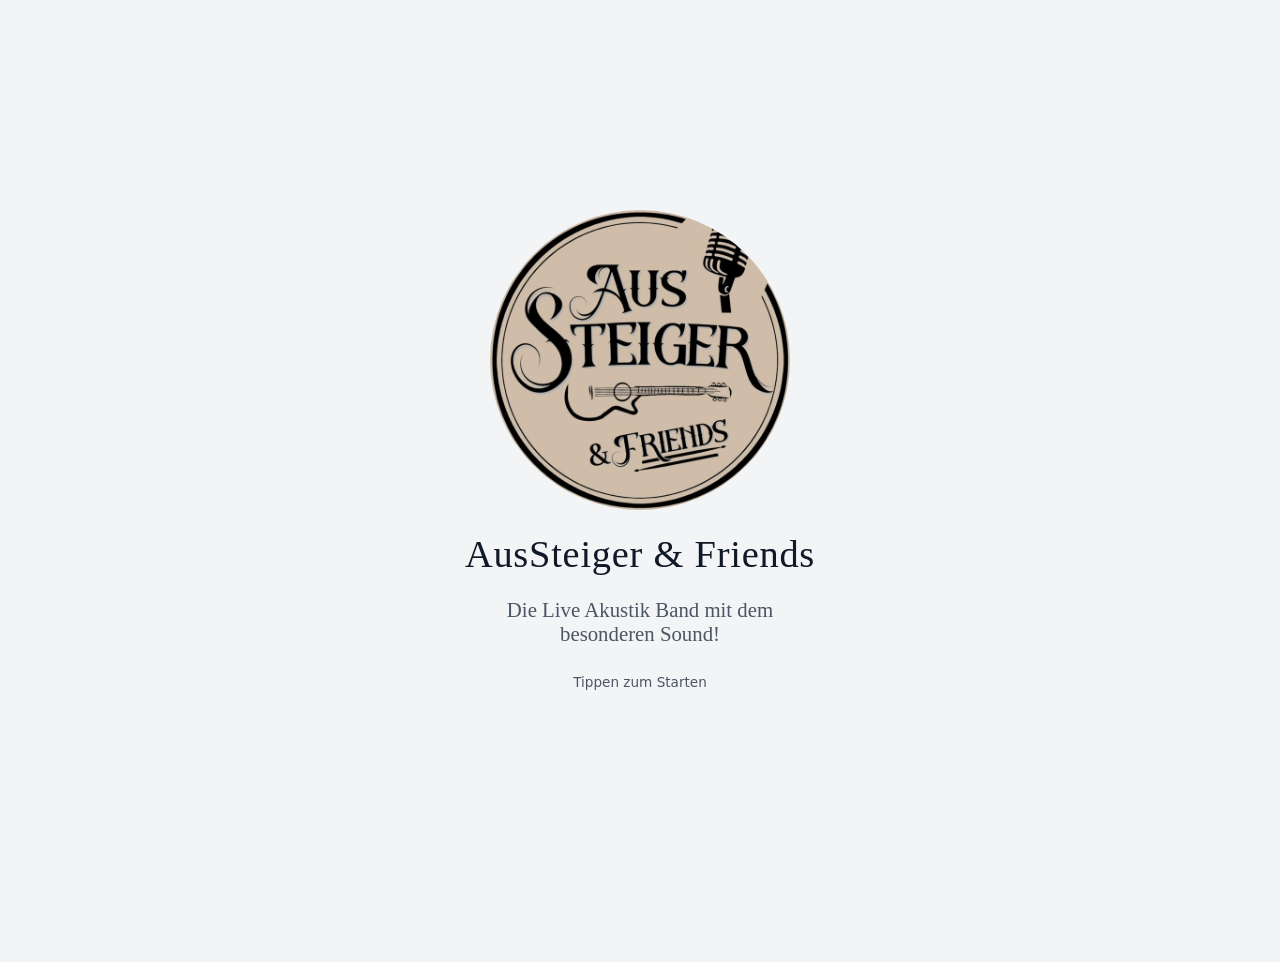
<file: index.html>
<!doctype html>
<html lang="de">
<head>
  <meta charset="utf-8">
  <meta name="viewport" content="width=device-width,initial-scale=1,viewport-fit=cover">
  <meta name="theme-color" content="#f3f4f6" id="themeColorMeta">
  <meta name="apple-mobile-web-app-capable" content="yes">
  <meta name="apple-mobile-web-app-status-bar-style" content="black-translucent">
  <meta name="apple-mobile-web-app-title" content="AusSteiger">
  <link rel="manifest" href="./manifest.json?v=9.7.0">
  <link rel="apple-touch-icon" href="./assets/icons/icon-180.png">
  <link rel="icon" type="image/png" sizes="192x192" href="./assets/icons/icon-192.png">
  <link rel="stylesheet" href="./styles.css?v=9.7.0">
  <title>AusSteiger & Friends</title>
</head>
<body>
<div id="splash">
  <img src="./assets/images/logo.jpg" alt="AusSteiger & Friends Logo">
  <div class="splash-name">AusSteiger &amp; Friends</div>
  <div class="splash-tag">Die Live Akustik Band mit dem besonderen Sound!</div>
  <div class="splash-hint">Tippen zum Starten</div>
</div>
<header class="topbar">
  <button id="backBtn" class="icon-btn back-btn" aria-label="Zurück" hidden>‹<span class="back-label"></span></button>
  <button id="menuBtn" class="icon-btn" aria-label="Menü öffnen">☰</button>
  <div class="title-block"><strong>AusSteiger &amp; Friends</strong><span id="viewTitle">Übersicht</span></div>
  <button id="settingsBtn" class="icon-btn" aria-label="Anzeige einstellen">Aa</button>
</header>
<aside id="drawer" class="drawer" aria-hidden="true">
  <div class="drawer-title">AusSteiger &amp; Friends</div>
  <nav>
    <button data-view="dashboard" class="nav-item active">Übersicht</button>
    <button data-view="setlists" class="nav-item">Setlisten</button>
    <button data-view="library" class="nav-item">Alle Songs</button>
    <button data-view="favorites" class="nav-item">Favoriten</button>
    <button data-view="metronome" class="nav-item">♩ Metronom</button>
    <button data-view="tuner" class="nav-item">🎸 Stimmgerät</button>
    <button data-view="import" class="nav-item">📥 Songs importieren</button>
    <a href="./chords.html" class="nav-item nav-link">Akkordlexikon</a>
    <button data-view="player" class="nav-item">Player</button>
    <button data-view="about" class="nav-item">Hinweise</button>
    <button id="tutorialBtn" type="button" class="nav-item">? App-Tutorial</button>
  </nav>
</aside>
<div id="backdrop" class="backdrop" hidden></div>
<main>

  <section id="dashboardView" class="view active">
    <div class="dashboard-hero">
      <div>
        <p class="eyebrow">AusSteiger &amp; Friends</p>
        <h1>Bereit für Probe &amp; Bühne</h1>
        <p class="subtle">Schnellzugriff auf Setliste, Songs und Live-Player.</p>
      </div>
      <button id="dashboardGigBtn" type="button" class="primary big">🎤 Gig starten</button>
    </div>
    <div class="dashboard-grid">
      <button id="dashboardSetlistBtn" class="dashboard-card" type="button">
        <span class="dashboard-icon">📋</span><strong>Aktive Setliste</strong><span id="dashboardSetlistName">–</span><small id="dashboardSetlistCount">0 Songs</small>
      </button>
      <button id="dashboardContinueBtn" class="dashboard-card" type="button">
        <span class="dashboard-icon">▶️</span><strong>Weiter im Player</strong><span id="dashboardSongName">Kein Song gewählt</span><small id="dashboardSongMeta">Song öffnen</small>
      </button>
      <button id="dashboardLibraryBtn" class="dashboard-card" type="button">
        <span class="dashboard-icon">🎵</span><strong>Songbibliothek</strong><span id="dashboardLibraryCount">0 Songs</span><small>Suchen &amp; auswählen</small>
      </button>
      <button id="dashboardFavoritesBtn" class="dashboard-card" type="button">
        <span class="dashboard-icon">★</span><strong>Favoriten</strong><span id="dashboardFavoriteCount">0</span><small>Schnellzugriff</small>
      </button>
    </div>
    <section class="dashboard-next">
      <div class="dashboard-section-head"><strong>Als Nächstes</strong><button id="dashboardOpenSetlistBtn" type="button">Setliste öffnen</button></div>
      <ol id="dashboardNextSongs" class="dashboard-next-list"></ol>
    </section>
  </section>

  <section id="setlistsView" class="view">
    <div class="toolbar wrap setlist-toolbar">
      <label class="select-label">Aktive Setliste
        <select id="setlistSelect"></select>
      </label>
      <button id="newSetlistBtn">+ Neue Setliste</button>
      <button id="renameSetlistBtn">Umbenennen</button>
      <button id="deleteSetlistBtn">Löschen</button>
      <button id="exportSetlistBtn">↗ Setliste teilen</button>
    </div>
    <div class="toolbar wrap">
      <button id="addSongBtn" class="primary" type="button">+ Song hinzufügen</button>
      <button id="resetSetlistBtn" type="button">Original wiederherstellen</button>
    </div>
    <p class="hint">„+ Song hinzufügen“ öffnet die Liste aller Songs. Reihenfolge per Ziehen am Griff ⠿ ändern.</p>
    <p id="setlistSummary" class="hint"></p>
    <ol id="setlist" class="song-list"></ol>
  </section>

  <section id="libraryView" class="view">
    <div class="library-controls">
      <input id="searchInput" type="search" placeholder="Titel, Interpret, Genre oder Tag suchen">
      <select id="libraryFilter" aria-label="Songfilter">
        <optgroup label="Ansichten">
          <option value="all">Alle Songs</option>
          <option value="setlist">Aktive Setliste</option>
          <option value="favorites">Favoriten</option>
          <option value="new">Neu importiert</option>
          <option value="pdf">Mit Liedblatt</option>
          <option value="public-domain">Public Domain</option>
        </optgroup>
      </select>
    </div>
    <div class="library-meta">
      <p id="librarySummary" class="hint"></p>
      <div class="library-meta-actions">
        <button id="librarySearchClearBtn" type="button">Filter zurücksetzen</button>
        <button id="openImportViewBtn" type="button">Songs importieren</button>
      </div>
    </div>
    <div id="importedBanner" class="import-banner" hidden></div>
    <div id="library" class="library-grid"></div>
  </section>

  <section id="favoritesView" class="view">
    <div class="toolbar"><input id="favoriteSearch" type="search" placeholder="Favoriten durchsuchen"></div>
    <p id="favoriteSummary" class="hint"></p>
    <div id="favorites" class="library-grid"></div>
  </section>


  <section id="metronomeView" class="view tool-view">
    <div class="tool-hero"><span class="tool-icon">♩</span><div><h1>Metronom</h1><p class="subtle">Eigenständiges Tool – übernimmt die BPM des aktuell geöffneten Songs.</p></div></div>
    <div class="tool-card metronome-tool-card">
      <div class="metronome-tool-value"><strong id="toolMetronomeBpmValue">100</strong><span>BPM</span></div>
      <div id="toolMetronomeBeatDisplay" class="metronome-beats tool-beats"><i class="active"></i><i></i><i></i><i></i></div>
      <div class="tool-controls">
        <button id="toolMetronomeStartBtn" type="button" class="primary big">▶ Start</button>
        <button id="toolMetronomeTapBtn" type="button">Tap Tempo</button>
      </div>
      <label class="tool-range">BPM
        <input id="toolMetronomeBpm" type="range" min="30" max="260" value="100">
      </label>
      <div class="tool-controls">
        <label>Takt <select id="toolMetronomeMeter"><option value="4">4/4</option><option value="3">3/4</option><option value="6">6/8</option></select></label>
        <label><input id="toolMetronomeSound" type="checkbox" checked> Ton</label>
      </div>
      <p id="toolMetronomeSong" class="hint">Kein Song geöffnet.</p>
    </div>
  </section>

  <section id="tunerView" class="view tool-view">
    <div class="tool-hero"><span class="tool-icon">🎸</span><div><h1>Chromatisches Stimmgerät</h1><p class="subtle">Verwendet das Mikrofon des Geräts. Funktioniert auf HTTPS/PWA nach Mikrofonfreigabe.</p></div></div>
    <div class="tool-card tuner-card">
      <div id="tunerStatus" class="hint">Mikrofon ist noch nicht aktiv.</div>
      <div class="tuner-note" id="tunerNote">–</div>
      <div class="tuner-frequency"><span id="tunerFrequency">–</span> Hz</div>
      <div class="tuner-meter" aria-label="Stimmabweichung">
        <div class="tuner-center"></div><div id="tunerNeedle" class="tuner-needle"></div>
      </div>
      <div id="tunerCents" class="tuner-cents">0 Cent</div>
      <div class="tool-controls">
        <button id="tunerStartBtn" type="button" class="primary big">🎙 Mikrofon starten</button>
        <button id="tunerStopBtn" type="button" disabled>Stop</button>
      </div>
      <p class="hint">Tipp: einzelne Saite anschlagen und andere Saiten abdämpfen. Standard-Gitarre: E2 · A2 · D3 · G3 · B3 · E4.</p>
    </div>
  </section>

  <section id="playerView" class="view player-view">
    <div class="player-head">
      <div><h1 id="songTitle">Kein Song gewählt</h1><p id="songMeta" class="subtle"></p></div>
      <div class="song-nav"><button id="playerSetlistBtn" type="button" aria-label="Zur Setliste" title="Zur Setliste">📋</button><button id="prevSongBtn" aria-label="Vorheriger Song">◀</button><button id="nextSongBtn" aria-label="Nächster Song">▶</button></div>
    </div>
    <div class="player-tabs" role="tablist" aria-label="Songansicht">
      <button id="lyricsTabBtn" type="button" class="active" role="tab" aria-selected="true">🎤 Song</button>
      <button id="tabsTabBtn" type="button" role="tab" aria-selected="false">🎸 Tabs</button>
      <button id="notesTabBtn" type="button" role="tab" aria-selected="false">📝 Notizen</button>
      <button id="pdfTabBtn" type="button" role="tab" aria-selected="false">📄 PDF</button>
    </div>
    <article id="songSheet" class="song-sheet player-panel active" data-panel="lyrics"><p>Wähle einen Song aus.</p></article>
    <article id="tabSheet" class="tab-sheet player-panel" data-panel="tabs" hidden><p>Für diesen Song sind noch keine Tabs gespeichert.</p></article>
    <article id="notesSheet" class="notes-sheet player-panel" data-panel="notes" hidden><p>Für diesen Song sind noch keine Notizen gespeichert.</p></article>
    <article id="pdfSheet" class="pdf-sheet player-panel" data-panel="pdf" hidden><p>Für diesen Song ist kein PDF gespeichert.</p></article>
    <div class="transport" id="playerTransport">
      <div id="gigExitBar" class="gig-exit-bar" hidden><button id="endGigBtn" type="button">⏹ Gig beenden</button></div>
      <div class="transport-collapse-row">
        <button id="transportToggleBtn" type="button" class="transport-toggle" aria-expanded="true" aria-controls="transportFull">▾ Bedienung</button>
      </div>
      <div id="transportMini" class="transport-mini" hidden aria-label="Kompakte Player-Steuerung">
        <button id="miniPrevBtn" type="button" aria-label="Vorheriger Song">◀</button>
        <button id="miniStartStopBtn" type="button" class="primary" aria-label="Start oder Pause">▶</button>
        <button id="miniNextBtn" type="button" aria-label="Nächster Song">▶</button>
        <button id="miniTransposeDownBtn" type="button" aria-label="Einen Halbton tiefer">♭</button>
        <button id="miniTransposeUpBtn" type="button" aria-label="Einen Halbton höher">♯</button>
        <button id="miniMetronomeBtn" type="button" aria-label="Metronom starten oder stoppen">♩</button>
        <button id="miniMoreBtn" type="button" aria-label="Weitere Bedienung anzeigen" title="Bedienung anzeigen">⋯</button>
      </div>
      <div id="transportFull" class="transport-full">
        <div class="transport-buttons">
          <button id="startStopBtn" class="primary big">▶ Start</button>
          <button id="toTopBtn">↥ Anfang</button>
          <button id="favoriteCurrentBtn">☆ Favorit</button>
          <button id="editSongBtn">✎ Bearbeiten</button>
        </div>
        <div class="song-tools" aria-label="Songwerkzeuge">
          <button id="transposeDownBtn" type="button" title="Einen Halbton tiefer">♭ −1</button>
          <button id="transposeResetBtn" type="button" title="Originaltonart">0</button>
          <button id="transposeUpBtn" type="button" title="Einen Halbton höher">♯ +1</button>
          <button id="openSongChordieBtn" type="button">🔎 Chordie</button>
          <button id="annotationBtn" type="button">✍ Markieren</button>
          <button id="clearAnnotationsBtn" type="button">⌫ Markierungen</button>
        </div>
        <p id="songSourceStatus" class="song-source-status hint" aria-live="polite"></p>
        <section class="live-tools" id="liveTools" aria-label="Live Performance">
          <div class="live-tools-head"><strong>🎤 Live Performance</strong><button id="gigModeBtn" type="button">Gig-Modus</button></div>
          <div class="countin-controls" id="countInControls">
            <button id="countInBtn" type="button" class="primary">⏱ Count-in</button>
            <label>Takte <select id="countInBars"><option value="1">1</option><option value="2" selected>2</option><option value="4">4</option></select></label>
            <label><input id="countInAutoScroll" type="checkbox" checked> danach Autoscroll</label>
            <output id="countInStatus" aria-live="polite"></output>
          </div>
          <div class="section-jumps" id="sectionJumpBar" aria-label="Sprungmarken"></div>
        </section>
        <section class="metronome" aria-label="Metronom">
          <div class="metronome-head"><strong>♩ Metronom</strong><span id="metronomeBeatDisplay" class="metronome-beats" aria-live="polite"><i class="active"></i><i></i><i></i><i></i></span></div>
          <div class="metronome-controls">
            <button id="metronomeStartBtn" type="button" class="primary">▶ Metronom</button>
            <button id="metronomeTapBtn" type="button">Tap Tempo</button>
            <label>BPM <input id="metronomeBpm" type="number" min="30" max="260" step="1" value="100"></label>
            <label>Takt <select id="metronomeMeter"><option value="4">4/4</option><option value="3">3/4</option><option value="6">6/8</option></select></label>
            <label class="metronome-sound"><input id="metronomeSound" type="checkbox" checked> Ton</label>
          </div>
        </section>
        <label class="speed-label"><span>Geschwindigkeit <small>pro Song · Auto aus BPM + Zeilenabstand</small></span><input id="speedRange" type="range" min="5" max="180" value="45"><output id="speedValue">45 px/s</output><button id="speedAutoBtn" type="button" class="speed-auto-btn" title="Automatische Geschwindigkeit aus BPM und Zeilenabstand">Auto</button></label>
      </div>
    </div>
  </section>


  <section id="importView" class="view import-view">
    <div class="tool-hero"><span class="tool-icon">📥</span><div><h1>Songs importieren</h1><p class="subtle">Mehrere Dateien auf einmal importieren. Titel und Metadaten werden soweit möglich automatisch erkannt.</p></div></div>
    <div class="tool-card import-card">
      <label class="file-btn import-file-btn">Dateien auswählen
        <input id="mainImportSongsFile" type="file" accept=".json,.md,.markdown,.cho,.chordpro,.crd,.pro,.chopro,.txt,.pdf,text/plain,text/markdown,application/json,application/pdf" multiple>
      </label>
      <div id="mainImportDropzone" class="import-dropzone" tabindex="0">
        <strong>Dateien hier ablegen</strong>
        <span>JSON · Markdown · ChordPro · Text · PDF</span>
      </div>
      <p class="hint">Bei mehreren Dateien wird für jede erkannte Datei ein eigener Song angelegt. Vorhandene Titel, Interpret, Tonart, BPM, Capo, Sänger und Tags werden übernommen, soweit sie im Format enthalten sind.</p>
      <div id="importResult" class="import-result" aria-live="polite"></div>
    </div>
    <div class="tool-card">
      <h2 class="card-heading">Importierte Bibliotheken</h2>
      <p class="hint">Jeder Import wird als eigene Bibliothek gesammelt. Sie erscheint zusätzlich als Filter in „Alle Songs“ – die Songs selbst liegen immer auch in „Alle Songs“.</p>
      <div id="librariesManagerImport" class="picker-list"></div>
    </div>
  </section>

  <section id="aboutView" class="view prose">
    <h2>Version 9.7.0 – GitHub Pages</h2>
    <p>Alle Songs aus <code>songs.json</code> werden in der Bibliothek angezeigt. Im Menü findest du zusätzlich ein offline verfügbares Akkordlexikon mit Griffbildern und Übungshilfen. Du kannst mehrere lokale Setlisten anlegen, Favoriten markieren und Songs durchsuchen.</p>
    <p>Bearbeitungen, Setlisten und Favoriten werden lokal im Browser gespeichert. Aktive Setlisten kannst du als eigene Datei teilen; beim Import erkennt die App automatisch Song, Setliste oder Backup.</p>
    <div class="toolbar wrap"><button id="exportBtn">Gesamt-Backup exportieren</button><label class="file-btn">Datei automatisch importieren<input id="importFile" type="file" accept=".json,.md,.markdown,.cho,.chordpro,.crd,.pro,.chopro,.txt,.pdf,application/json,application/pdf,text/plain,text/markdown"></label></div><p class="hint">JSON wird automatisch als Song, geteilte Setliste oder Gesamt-Backup erkannt. Andere unterstützte Formate werden als Song importiert.</p>
    <h2>Chordie-Suche &amp; Zwischenablage-Import</h2>
    <p class="hint">Öffne eine gezielte Suche auf Chordie, kopiere dort die von dir ausgewählte Fassung und füge sie anschließend hier ein. Der Import wird nur durch dich ausgelöst und lokal auf diesem Gerät gespeichert.</p>
    <div class="toolbar wrap"><button id="openChordieImportBtn" class="primary">🔎 Chordie suchen &amp; importieren</button></div>
    <h2>Songs aus Dateien importieren</h2>
    <p class="hint">Importiere JSON, Markdown, ChordPro/Text oder PDF. Markdown mit Akkorden in eckigen Klammern positioniert die Akkorde direkt über der Textstelle. Auch klassische zweizeilige Akkordblätter mit Leerzeichenpositionen werden erhalten. PDFs werden lokal auf diesem Gerät gespeichert und im PDF-Reiter des Players direkt angezeigt – auch auf iPhone und iPad, wo eingebettete PDF-Rahmen sonst leer bleiben.</p>
    <div class="toolbar wrap"><label class="file-btn">Song-Dateien / PDF wählen<input id="importSongsFile" type="file" accept=".json,.md,.markdown,.cho,.chordpro,.crd,.pro,.chopro,.txt,.pdf,text/plain,text/markdown,application/json,application/pdf" multiple></label></div>
    <h3>Importierte Bibliotheken</h3>
    <div id="librariesManager" class="picker-list"></div>
  </section>
</main>

<dialog id="songPicker" class="sheet-dialog" aria-labelledby="songPickerTitle">
  <form method="dialog" class="picker-form">
    <div class="dialog-head">
      <div><h2 id="songPickerTitle">Alle Songs</h2><p id="pickerTargetName" class="dialog-intro"></p></div>
      <button value="cancel" aria-label="Auswahl schließen">✕</button>
    </div>
    <label class="picker-target">Ziel-Setliste <select id="pickerSetlistSelect"></select></label>
    <input id="pickerSearch" type="search" placeholder="Titel, Interpret oder Genre suchen">
    <div id="pickerChips" class="picker-chips" role="group" aria-label="Songauswahl filtern"></div>
    <p id="pickerSummary" class="hint"></p>
    <div id="pickerList" class="picker-list"></div>
    <div class="picker-footer">
      <span id="pickerCount" class="hint"></span>
      <div class="picker-footer-actions">
        <button id="pickerAddVisibleBtn" type="button" hidden>Alle hinzufügen</button>
        <button value="cancel" class="primary">Fertig</button>
      </div>
    </div>
  </form>
</dialog>

<dialog id="gigStartDialog" aria-labelledby="gigStartTitle">
  <form method="dialog">
    <div class="dialog-head"><div><h2 id="gigStartTitle">🎤 Gig starten</h2><p class="dialog-intro">Wähle zuerst die Setliste für den Auftritt.</p></div><button value="cancel">✕</button></div>
    <label>Setliste<select id="gigSetlistSelect"></select></label>
    <p id="gigSetlistInfo" class="hint"></p>
    <div class="dialog-actions"><button value="cancel">Abbrechen</button><button id="confirmGigStartBtn" type="button" class="primary">Gig starten</button></div>
  </form>
</dialog>

<dialog id="songToSetlistDialog" aria-labelledby="songToSetlistTitle">
  <form method="dialog">
    <div class="dialog-head"><div><h2 id="songToSetlistTitle">📋 Song zu Setliste</h2><p id="songToSetlistName" class="dialog-intro"></p></div><button value="cancel">✕</button></div>
    <label>Ziel-Setliste<select id="songTargetSetlistSelect"></select></label>
    <div class="dialog-actions"><button value="cancel">Abbrechen</button><button id="confirmSongToSetlistBtn" type="button" class="primary">Hinzufügen</button></div>
  </form>
</dialog>

<dialog id="displaySettings" aria-labelledby="displaySettingsTitle"><form method="dialog" class="settings-form"><div class="dialog-head"><div><h2 id="displaySettingsTitle">Anzeige &amp; Barrierefreiheit</h2><p class="dialog-intro">Darstellung für Bühne, Smartphone und persönliche Bedürfnisse anpassen. <strong>Version 9.7.0</strong></p></div><button value="cancel" class="close-dialog" aria-label="Einstellungen schließen">✕</button></div><div class="settings-grid"><section class="settings-group" aria-labelledby="themeSettingsTitle"><h3 id="themeSettingsTitle">Farben &amp; Kontrast</h3><label class="color-setting chord-color-setting" for="chordColor"><span><strong>🎸 Akkordfarbe ändern</strong><small>Tippe auf das große Farbfeld. Die Änderung wird sofort im Songblatt sichtbar.</small></span><span class="color-control"><input id="chordColor" type="color" value="#2563eb" aria-label="Akkordfarbe auswählen"><output id="chordColorValue">#2563EB</output></span></label><label class="toggle-setting"><span><strong>Dark Mode</strong><small>Modernes neutrales Schwarz und Grau – ohne Brauntöne</small></span><input id="darkToggle" type="checkbox" role="switch"></label><label class="toggle-setting"><span><strong>Hoher Kontrast</strong><small>Schwarz, Weiß und Gelb für maximale Erkennbarkeit</small></span><input id="contrastToggle" type="checkbox" role="switch"></label></section><section class="settings-group" aria-labelledby="readingSettingsTitle"><h3 id="readingSettingsTitle">Lesbarkeit</h3><label class="range-setting" for="uiFontRange"><span><strong>App-Schriftgröße</strong><output id="uiFontValue">100 %</output></span><input id="uiFontRange" type="range" min="85" max="130" step="5" value="100"></label><label class="range-setting" for="fontRange"><span><strong>Lyrics-Schriftgröße</strong><output id="fontValue">26 px</output></span><input id="fontRange" type="range" min="16" max="42" step="1" value="26"></label><label class="range-setting" for="lineRange"><span><strong>Zeilenabstand</strong><output id="lineValue">1.6</output></span><input id="lineRange" type="range" min="120" max="220" step="5" value="160"></label></section></div><div class="settings-actions"><button id="resetDisplayBtn" type="button">Standard wiederherstellen</button><button id="footswitchSettingsBtn" type="button">🦶 Fußschalter</button><button id="fullscreenBtn" type="button">Vollbild umschalten</button><button value="cancel" class="primary">Fertig</button></div></form></dialog>

<dialog id="chordieImportDialog" aria-labelledby="chordieImportTitle"><form method="dialog" class="chordie-import-form"><div class="dialog-head"><div><h2 id="chordieImportTitle">Chordie-Suche &amp; Import</h2><p class="dialog-intro">1. Song suchen · 2. Lyrics und Akkorde kopieren · 3. Hier einfügen und lokal speichern</p></div><button value="cancel" aria-label="Dialog schließen">✕</button></div><div class="chordie-search-row"><label>Songtitel<input id="chordieSongTitle" type="text" placeholder="z. B. Ring of Fire"></label><label>Interpret<input id="chordieArtist" type="text" placeholder="z. B. Johnny Cash"></label></div><button id="searchChordieBtn" type="button">🔎 Auf Chordie suchen</button><div class="clipboard-actions"><button id="readClipboardBtn" type="button">📋 Aus Zwischenablage einfügen</button><span class="hint">Falls der Browser den Zugriff blockiert, unten lange drücken und „Einfügen“ wählen.</span></div><label>Lyrics &amp; Akkorde<textarea id="chordiePasteText" rows="18" spellcheck="false" placeholder="Kopierten Inhalt hier einfügen …"></textarea></label><p id="chordieImportStatus" class="hint" aria-live="polite"></p><div class="dialog-actions"><button value="cancel">Abbrechen</button><button id="saveClipboardSongBtn" type="button" class="primary">Song lokal importieren</button></div></form></dialog>
<dialog id="songEditor"><form method="dialog" id="songEditorForm"><div class="dialog-head"><h2>Song bearbeiten</h2><button value="cancel">✕</button></div><label>Titel<input id="editTitle" type="text"></label><label>Interpret<input id="editArtist" type="text"></label><label>Chordie-Referenz oder Suchlink<input id="editChordieUrl" type="url" inputmode="url" placeholder="https://www.chordie.com/..."></label><div class="editor-grid"><label>BPM<input id="editBpm" type="number" min="1" max="300"></label><label>Capo<input id="editCapo" type="number" min="0" max="12"></label><label>Sänger<input id="editSinger" type="text"></label></div><section class="editor-pdf-section" aria-labelledby="editorPdfTitle"><div><strong id="editorPdfTitle">📄 PDF-Liedblatt</strong><small id="editPdfStatus">Kein PDF hinterlegt.</small></div><div class="editor-pdf-actions"><button id="attachPdfBtn" type="button">+ PDF hinzufügen</button><button id="removePdfBtn" type="button">PDF entfernen</button></div></section><label>Notizen<textarea id="editNotes" rows="5" placeholder="Eigene Bühnen- oder Spielhinweise …"></textarea></label><label>Songblatt
  <div class="editor-tab-tools" aria-label="Tab-Blöcke einfügen">
    <button id="insertSotBtn" type="button">🎸 SOT</button>
    <button id="insertEotBtn" type="button">EOT</button>
    <button id="insertTabBlockBtn" type="button">Tab-Block</button>
    <small><code>{sot: Intro}</code> … <code>{eot}</code></small>
  </div>
  <textarea id="editContent" rows="18" spellcheck="false" placeholder="[Intro]\n[G] [C] [D]\n\n[Strophe 1]\nEigenen Text mit [G]Akkorden einfügen …"></textarea></label><p class="hint">Akkorde in eckigen Klammern direkt vor die Textstelle setzen, z. B. <code>Das ist ein [G]Text mit [C]Wechsel</code>. Alternativ kannst du eine Akkordzeile mit Leerzeichen direkt über die zugehörige Textzeile schreiben. Im Player kannst du mit „✍ Markieren“ geschwungene Gesangs-/Phrasierungsmarkierungen zeichnen.</p><div class="dialog-actions"><button id="deleteOverrideBtn" type="button">Lokale Änderung löschen</button><button id="saveSongBtn" class="primary" type="button">Speichern</button></div></form></dialog>
<input id="attachPdfInput" type="file" accept=".pdf,application/pdf" hidden>
<dialog id="footswitchDialog" aria-labelledby="footswitchTitle"><form method="dialog" class="footswitch-form"><div class="dialog-head"><div><h2 id="footswitchTitle">Bluetooth-Fußschalter</h2><p class="dialog-intro">Viele Fußschalter senden Tastaturbefehle. Weise hier jede Pedaltaste einmal zu.</p></div><button value="cancel" aria-label="Dialog schließen">✕</button></div><div class="footswitch-grid">
      <div><strong>Pedal 1</strong><output id="footswitchPlayValue">Leertaste</output><select id="footActionPlay"><option value="scroll">Start / Pause</option><option value="next">Nächster Song</option><option value="prev">Vorheriger Song</option><option value="metronome">Metronom</option><option value="countin">Count-in</option><option value="sectionNext">Nächster Abschnitt</option><option value="pdfNext">PDF nächste Seite</option></select><button id="learnPlayKeyBtn" type="button">Taste lernen</button></div>
      <div><strong>Pedal 2</strong><output id="footswitchNextValue">Pfeil rechts</output><select id="footActionNext"><option value="next">Nächster Song</option><option value="scroll">Start / Pause</option><option value="prev">Vorheriger Song</option><option value="metronome">Metronom</option><option value="countin">Count-in</option><option value="sectionNext">Nächster Abschnitt</option><option value="pdfNext">PDF nächste Seite</option></select><button id="learnNextKeyBtn" type="button">Taste lernen</button></div>
      <div><strong>Pedal 3</strong><output id="footswitchPrevValue">Pfeil links</output><select id="footActionPrev"><option value="prev">Vorheriger Song</option><option value="scroll">Start / Pause</option><option value="next">Nächster Song</option><option value="metronome">Metronom</option><option value="countin">Count-in</option><option value="sectionPrev">Vorheriger Abschnitt</option><option value="pdfPrev">PDF vorige Seite</option></select><button id="learnPrevKeyBtn" type="button">Taste lernen</button></div>
    </div><p id="footswitchStatus" class="hint" aria-live="polite">Zum Testen Player öffnen und Pedal drücken.</p><div class="dialog-actions"><button id="resetFootswitchBtn" type="button">Standard</button><button value="cancel" class="primary">Fertig</button></div></form></dialog>

<div id="tutorialOverlay" class="tutorial-overlay" hidden aria-live="polite">
  <div id="tutorialSpotlight" class="tutorial-spotlight"></div>
  <section id="tutorialCard" class="tutorial-card" role="dialog" aria-modal="true" aria-labelledby="tutorialTitle">
    <div class="tutorial-progress"><span id="tutorialStepLabel">1 / 21</span><button id="tutorialSkipBtn" type="button">Überspringen</button></div>
    <div class="tutorial-icon" id="tutorialIcon">👋</div>
    <h2 id="tutorialTitle">Willkommen</h2>
    <p id="tutorialText"></p>
    <div class="tutorial-actions"><button id="tutorialBackBtn" type="button">Zurück</button><button id="tutorialNextBtn" type="button" class="primary">Weiter</button></div>
  </section>
</div>
<div id="toast" class="toast" role="status" aria-live="polite" hidden></div>
<div id="errorBanner" class="error-banner" hidden></div>
<script src="./app.js?v=9.7.0" type="module"></script>
</body>
</html>
</file>
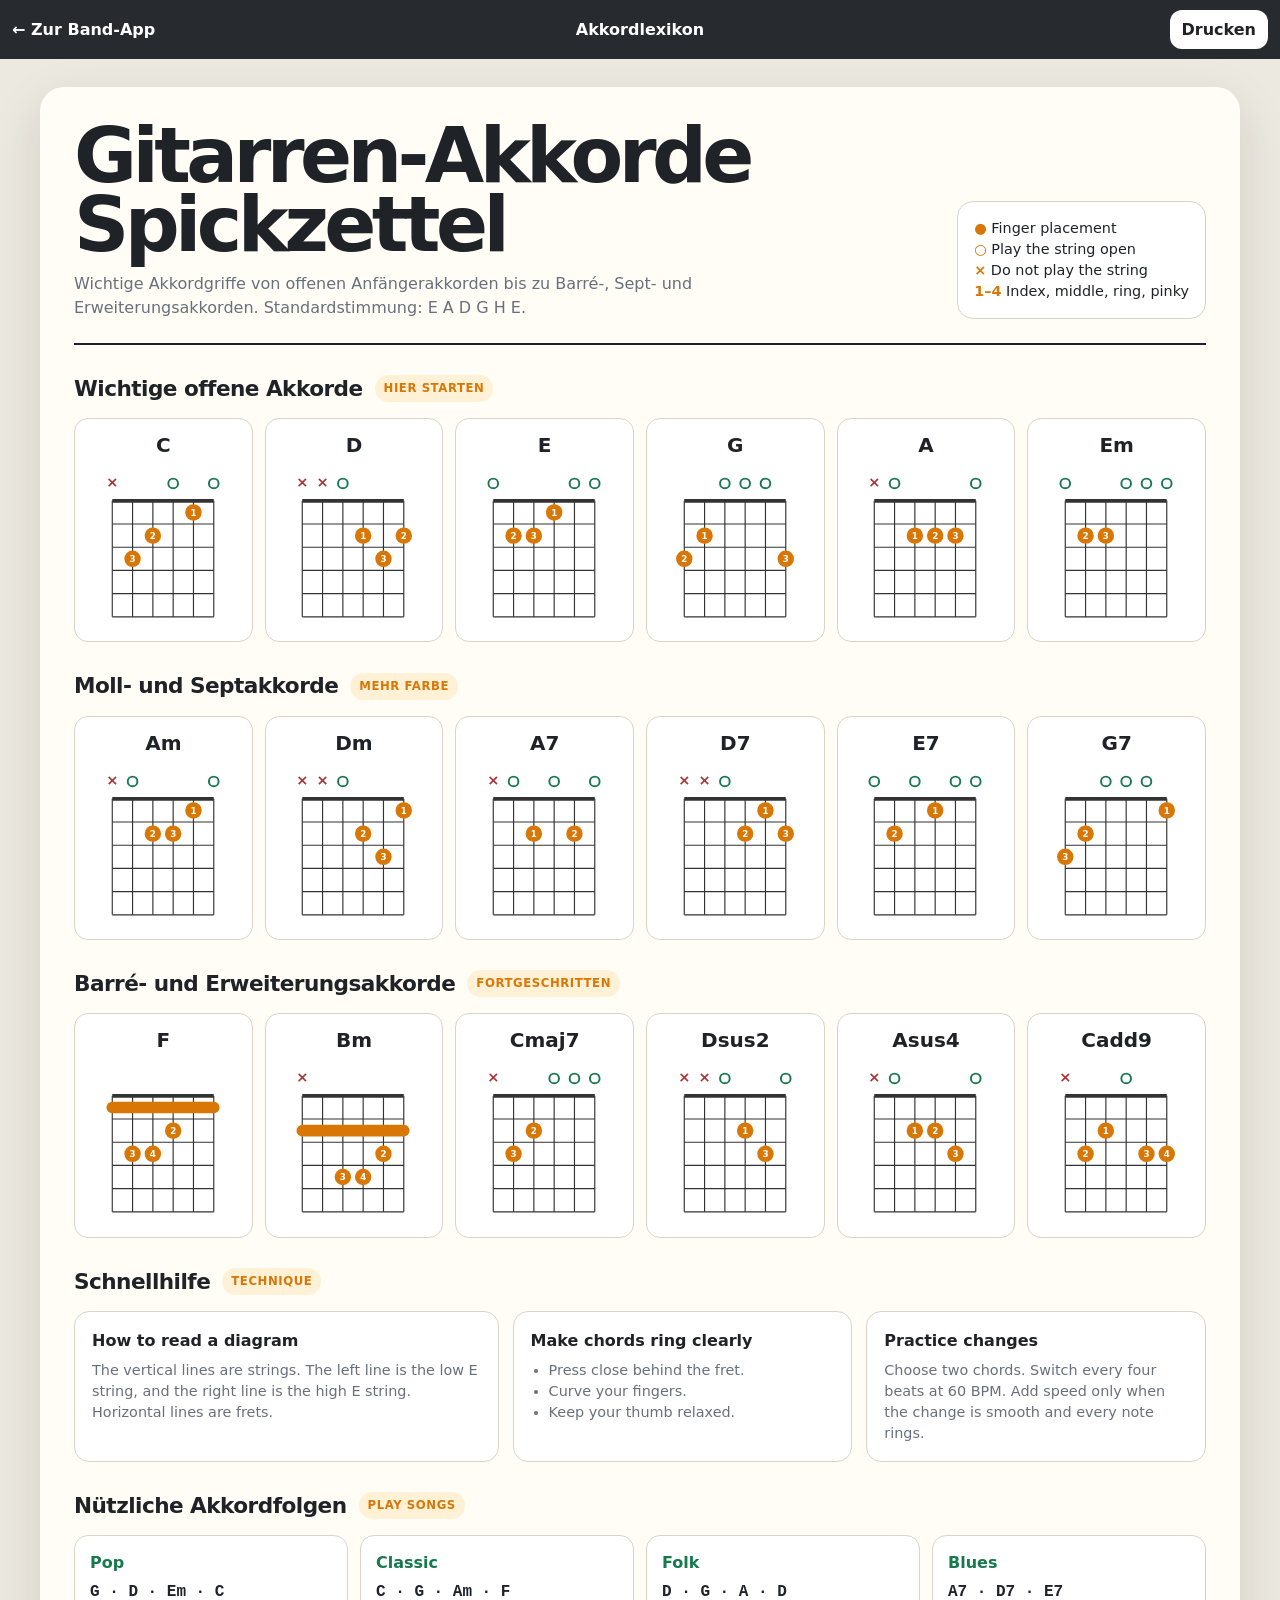
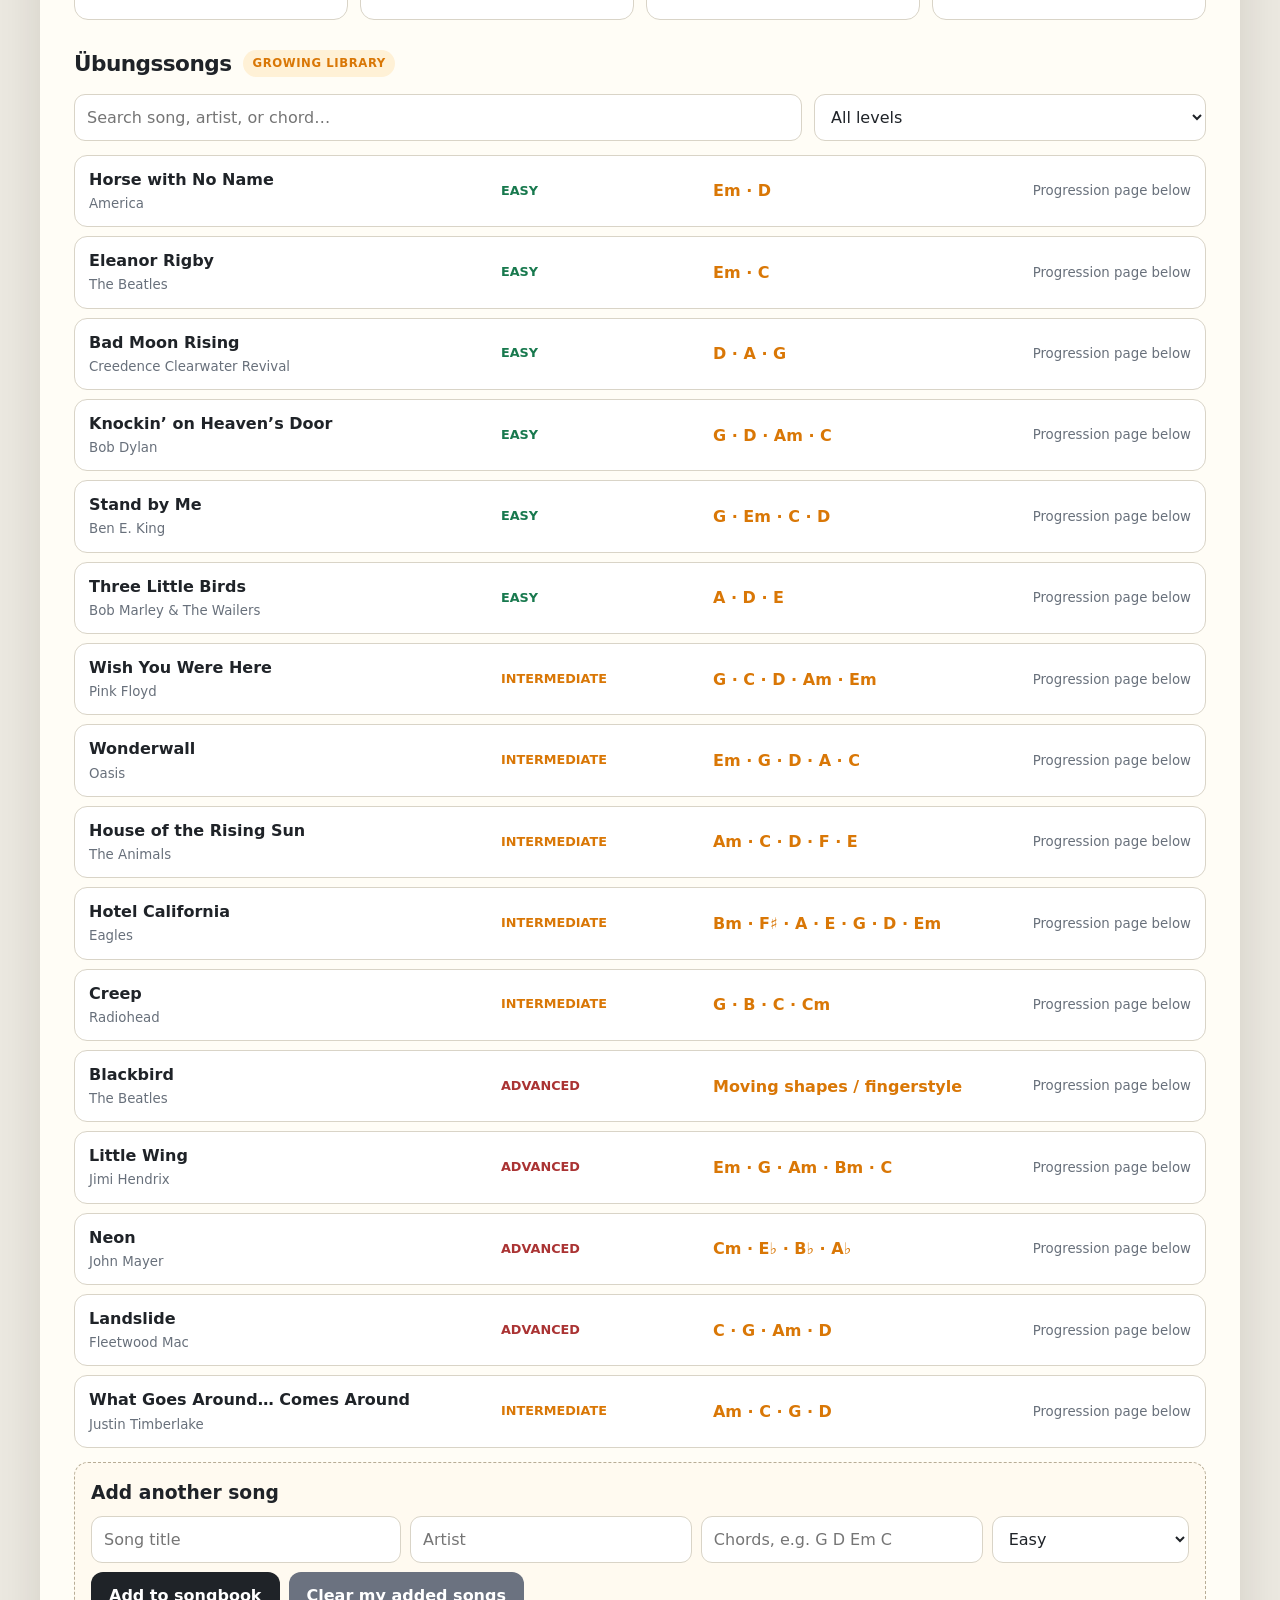
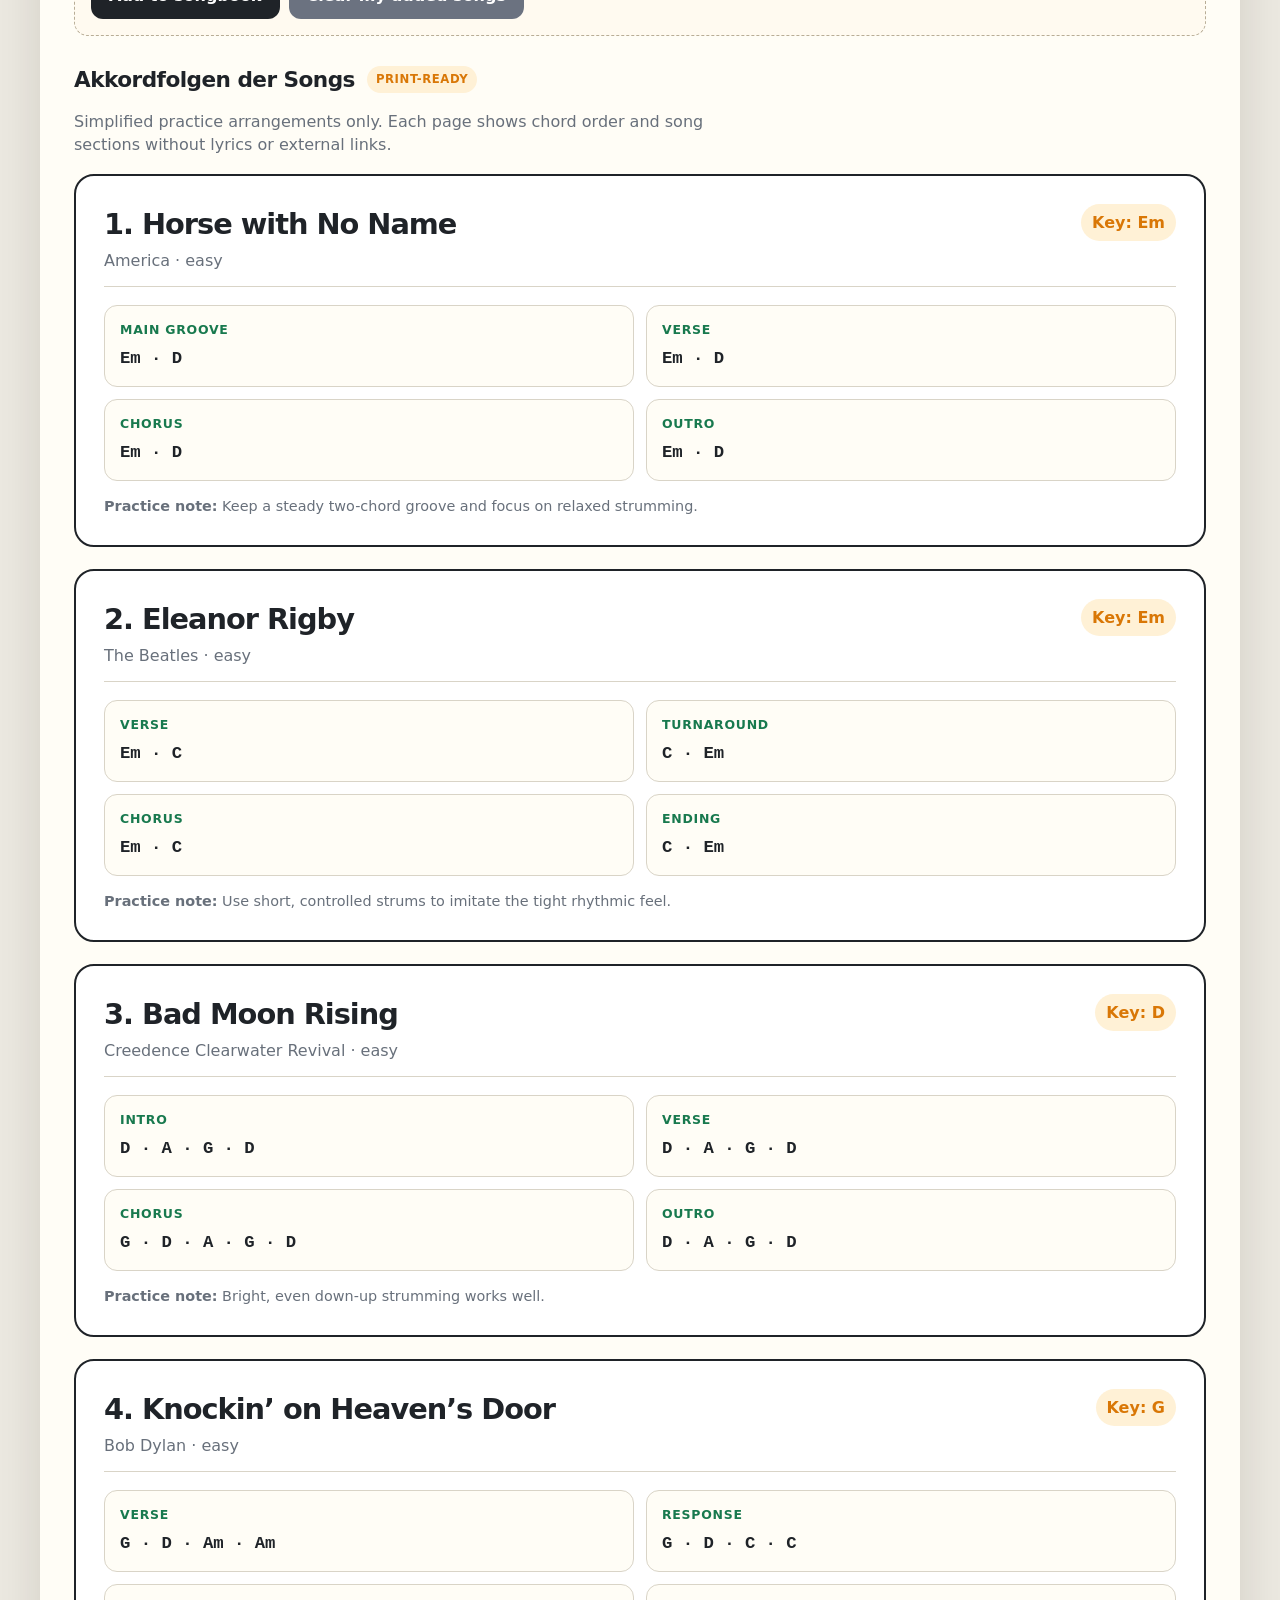
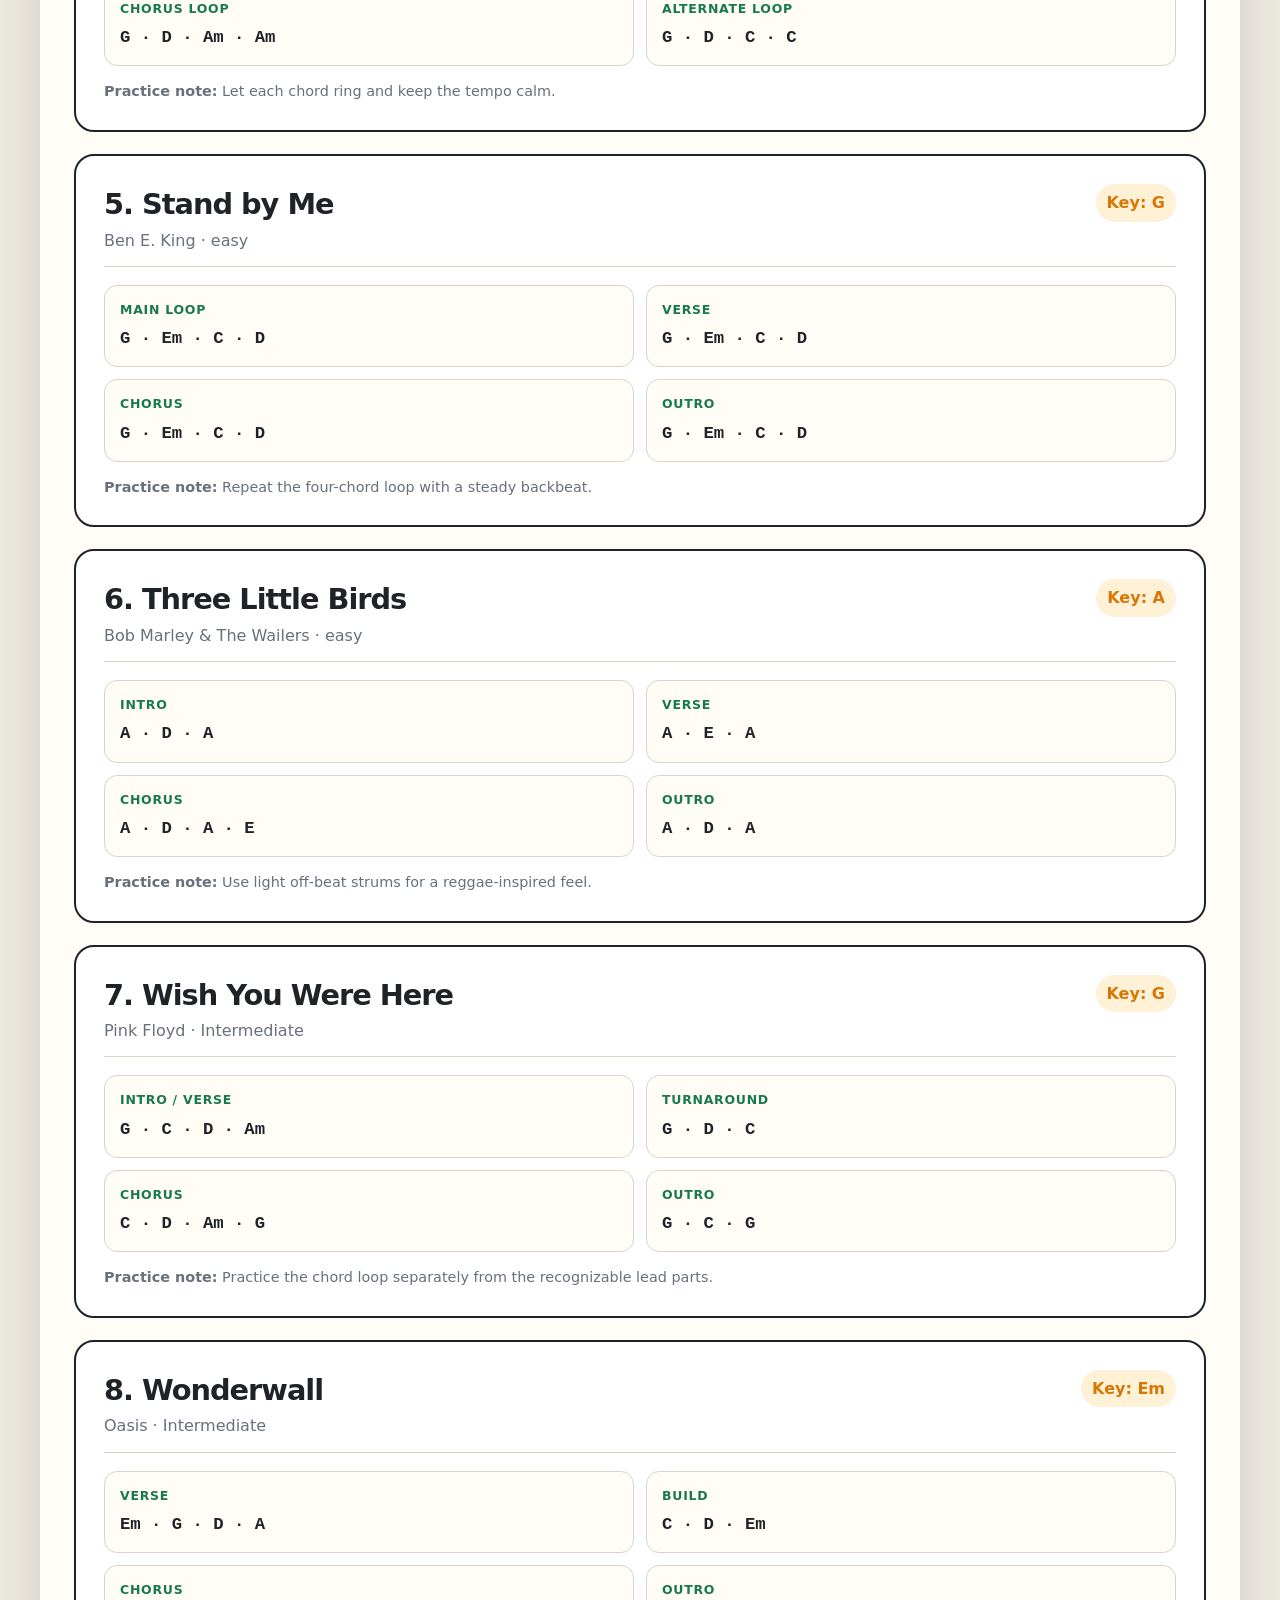
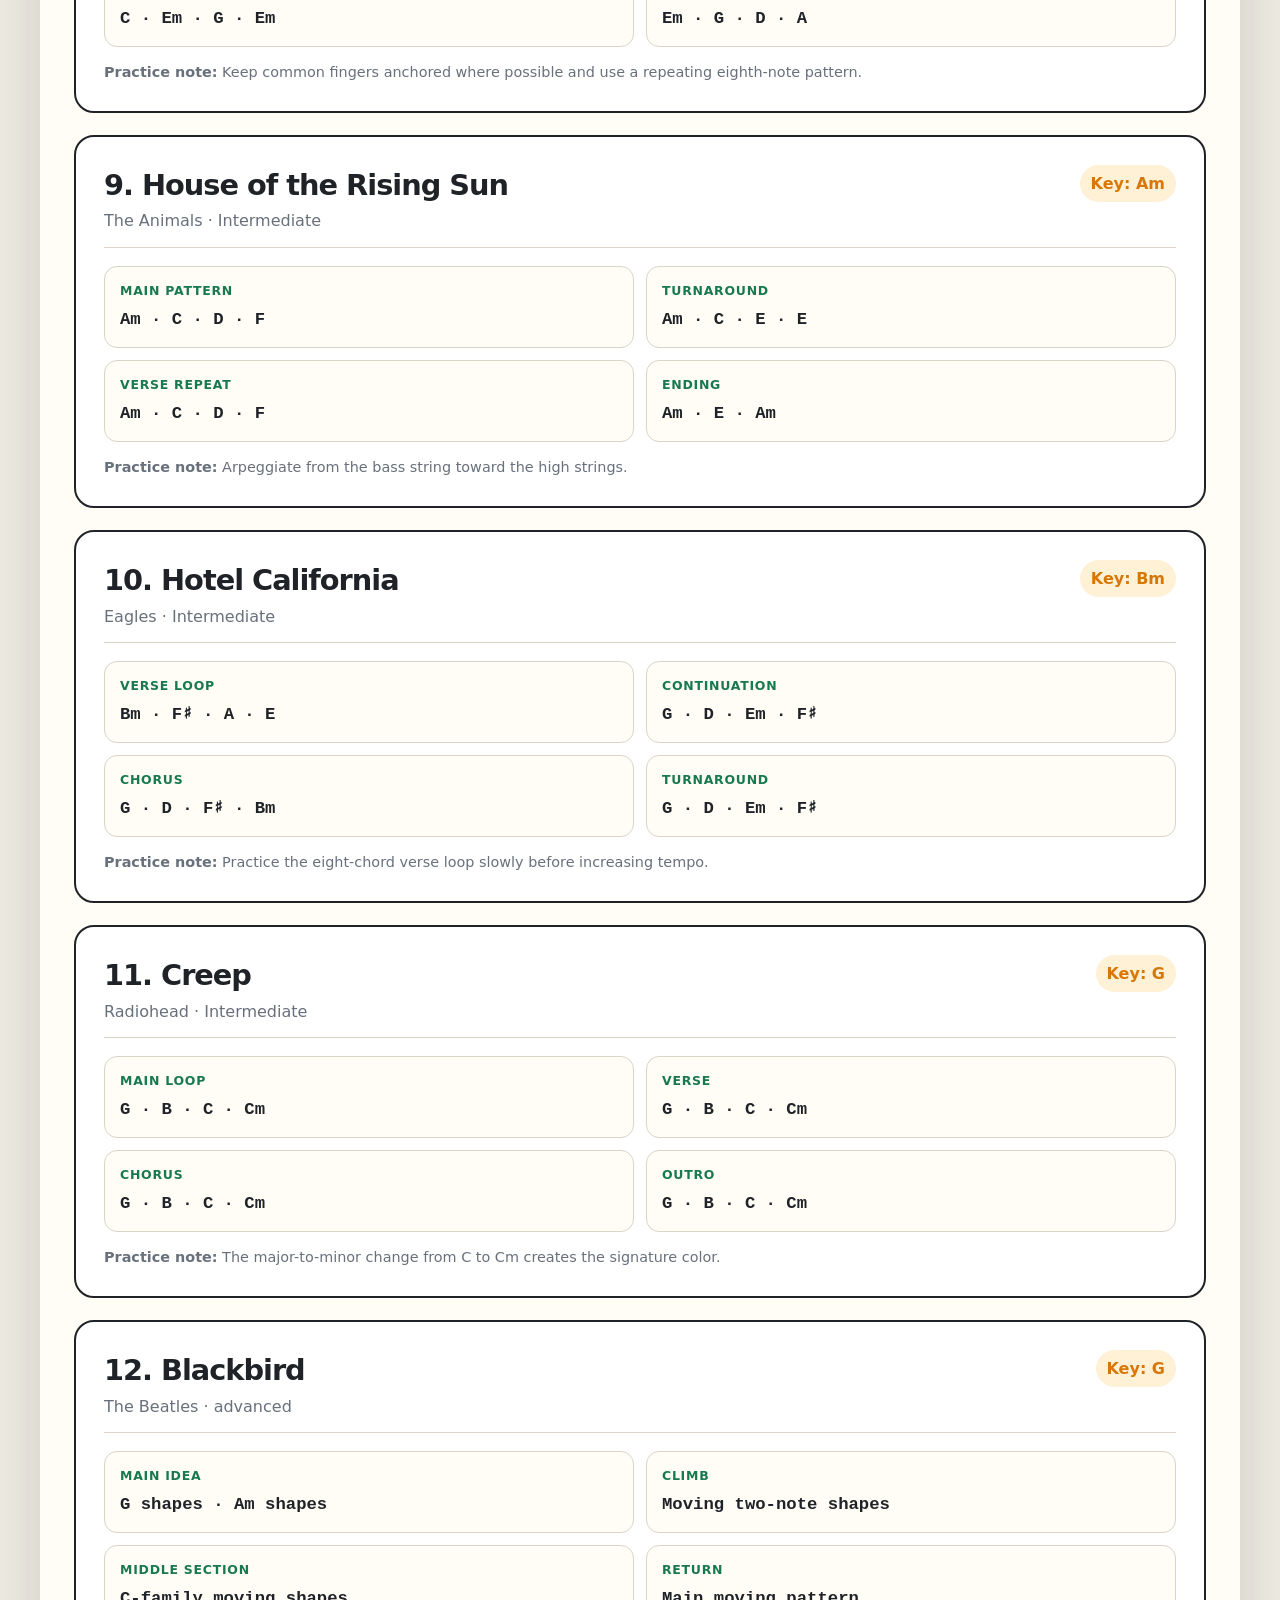
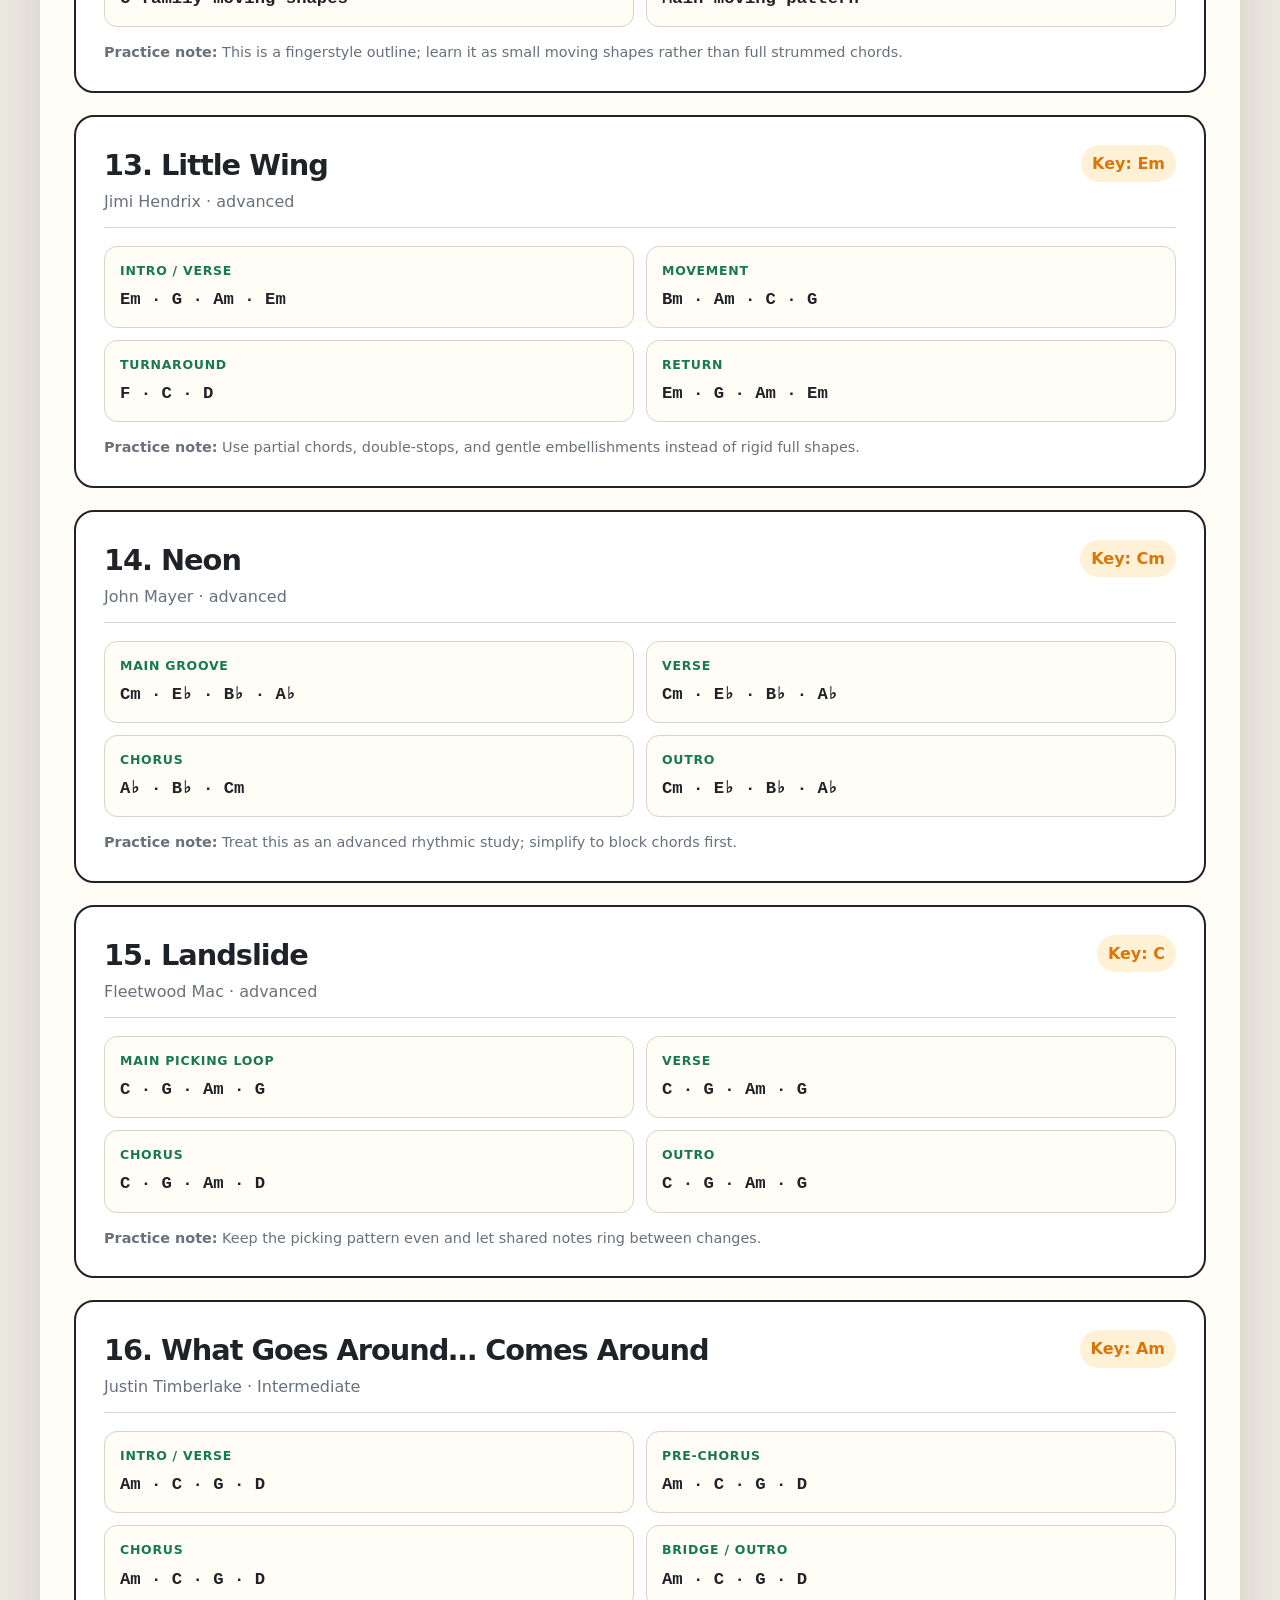
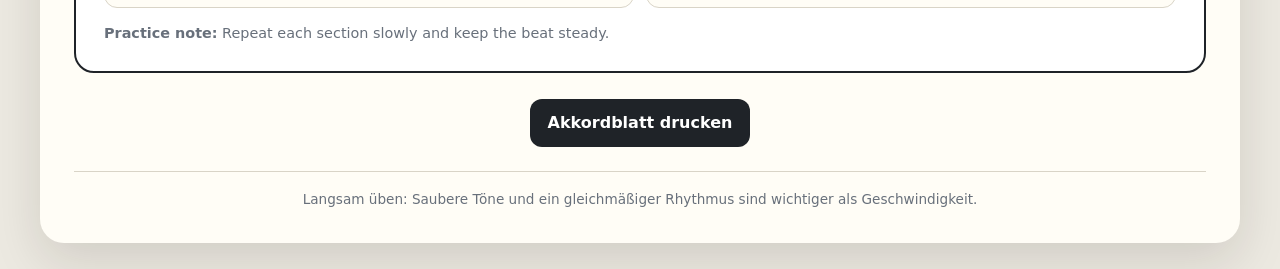
<file: chords.html>
<!DOCTYPE html>
<html lang="de">
<head>
  <meta charset="UTF-8">
  <meta name="viewport" content="width=device-width, initial-scale=1.0">
  <title>Akkordlexikon – Aussteiger</title>
  <style>
    :root {
      --paper: #fffdf6;
      --ink: #1f2328;
      --muted: #68707b;
      --line: #d9d4c7;
      --accent: #d97706;
      --accent-soft: #fff1d6;
      --green: #18794e;
      --card: #ffffff;
    }

    * { box-sizing: border-box; }

    body {
      margin: 0;
      background: #ece9e1;
      color: var(--ink);
      font-family: Inter, ui-sans-serif, system-ui, -apple-system, BlinkMacSystemFont, "Segoe UI", sans-serif;
      line-height: 1.45;
    }

    .sheet {
      width: min(1200px, calc(100% - 28px));
      margin: 28px auto;
      padding: 34px;
      background: var(--paper);
      border-radius: 24px;
      box-shadow: 0 18px 50px rgba(30, 24, 12, .13);
    }

    header {
      display: flex;
      justify-content: space-between;
      gap: 28px;
      align-items: end;
      padding-bottom: 24px;
      border-bottom: 2px solid var(--ink);
    }

    h1 {
      margin: 0;
      font-size: clamp(2.3rem, 6vw, 5.2rem);
      line-height: .9;
      letter-spacing: -.06em;
    }

    .subtitle {
      margin: 13px 0 0;
      color: var(--muted);
      max-width: 680px;
      font-size: 1rem;
    }

    .legend {
      min-width: 245px;
      padding: 16px;
      border: 1px solid var(--line);
      background: white;
      border-radius: 16px;
      font-size: .9rem;
    }

    .legend strong { color: var(--accent); }

    .section {
      margin-top: 28px;
    }

    .section-title {
      display: flex;
      align-items: center;
      gap: 12px;
      margin-bottom: 14px;
    }

    .section-title h2 {
      margin: 0;
      font-size: 1.35rem;
      letter-spacing: -.025em;
    }

    .section-title span {
      padding: 5px 9px;
      color: var(--accent);
      background: var(--accent-soft);
      border-radius: 999px;
      font-size: .73rem;
      font-weight: 900;
      text-transform: uppercase;
      letter-spacing: .05em;
    }

    .chord-grid {
      display: grid;
      grid-template-columns: repeat(6, 1fr);
      gap: 12px;
    }

    .chord-card {
      min-width: 0;
      padding: 12px 10px 10px;
      border: 1px solid var(--line);
      border-radius: 14px;
      background: var(--card);
      break-inside: avoid;
    }

    .chord-card h3 {
      margin: 0;
      text-align: center;
      font-size: 1.25rem;
    }

    .diagram {
      width: 100%;
      max-width: 145px;
      margin: 7px auto 0;
      display: block;
    }

    .tip-grid {
      display: grid;
      grid-template-columns: 1.25fr 1fr 1fr;
      gap: 14px;
    }

    .tip {
      padding: 17px;
      border: 1px solid var(--line);
      border-radius: 15px;
      background: white;
    }

    .tip h3 {
      margin: 0 0 8px;
      font-size: 1rem;
    }

    .tip p, .tip ul {
      margin: 0;
      color: var(--muted);
      font-size: .9rem;
    }

    .tip ul { padding-left: 18px; }

    .progressions {
      display: grid;
      grid-template-columns: repeat(4, 1fr);
      gap: 12px;
    }

    .progression {
      padding: 15px;
      border-radius: 14px;
      border: 1px solid var(--line);
      background: white;
    }

    .progression strong {
      display: block;
      margin-bottom: 5px;
      color: var(--green);
    }

    .progression code {
      color: var(--ink);
      font-size: 1rem;
      font-weight: 800;
      white-space: normal;
    }



    .songbook-tools {
      display: grid;
      grid-template-columns: 1.3fr .7fr;
      gap: 12px;
      margin-bottom: 14px;
    }

    .field {
      width: 100%;
      padding: 11px 12px;
      border: 1px solid var(--line);
      border-radius: 11px;
      background: white;
      color: var(--ink);
      font: inherit;
    }

    .song-list { display: grid; gap: 9px; }

    .song-row {
      display: grid;
      grid-template-columns: 1.3fr .65fr 1fr auto;
      gap: 12px;
      align-items: center;
      padding: 12px 14px;
      border: 1px solid var(--line);
      border-radius: 13px;
      background: white;
    }

    .song-row h3 { margin: 0; font-size: 1rem; }
    .song-row small { color: var(--muted); }
    .song-chords { color: var(--accent); font-weight: 900; }
    .level { font-size: .8rem; font-weight: 900; text-transform: uppercase; }
    .level.easy { color: var(--green); }
    .level.medium { color: var(--accent); }
    .level.advanced { color: #a33; }

    .song-link {
      display: inline-block;
      padding: 7px 10px;
      border-radius: 9px;
      background: var(--ink);
      color: white;
      font-size: .8rem;
      font-weight: 800;
      text-decoration: none;
      white-space: nowrap;
    }

    .add-song {
      margin-top: 14px;
      padding: 16px;
      border: 1px dashed #b8ad96;
      border-radius: 14px;
      background: #fffaf0;
    }

    .add-song h3 { margin: 0 0 10px; }
    .add-grid {
      display: grid;
      grid-template-columns: 1.1fr 1fr 1fr .7fr;
      gap: 9px;
    }

    .add-actions { display: flex; gap: 9px; margin-top: 9px; }
    .secondary { background: #6b7280; }



    .song-page-list { display: grid; gap: 22px; margin-top: 18px; }
    .song-page {
      padding: 28px;
      border: 2px solid var(--ink);
      border-radius: 20px;
      background: white;
      break-inside: avoid;
    }
    .song-page-head {
      display: flex;
      justify-content: space-between;
      gap: 20px;
      align-items: start;
      padding-bottom: 14px;
      border-bottom: 1px solid var(--line);
    }
    .song-page h3 { margin: 0; font-size: 1.8rem; letter-spacing: -.035em; }
    .song-meta { color: var(--muted); margin-top: 3px; }
    .song-key {
      padding: 7px 11px;
      border-radius: 999px;
      background: var(--accent-soft);
      color: var(--accent);
      font-weight: 900;
      white-space: nowrap;
    }
    .song-sections {
      display: grid;
      grid-template-columns: repeat(2, 1fr);
      gap: 12px;
      margin-top: 18px;
    }
    .song-section-box {
      padding: 15px;
      border: 1px solid var(--line);
      border-radius: 13px;
      background: var(--paper);
    }
    .song-section-box strong {
      display: block;
      color: var(--green);
      font-size: .78rem;
      text-transform: uppercase;
      letter-spacing: .06em;
      margin-bottom: 7px;
    }
    .song-section-box code {
      font-size: 1.08rem;
      font-weight: 900;
      color: var(--ink);
      white-space: normal;
    }
    .song-practice-note {
      margin: 15px 0 0;
      color: var(--muted);
      font-size: .9rem;
    }

    .print-row {
      display: flex;
      justify-content: center;
      margin-top: 26px;
    }

    button {
      border: 0;
      border-radius: 12px;
      padding: 12px 18px;
      background: var(--ink);
      color: white;
      font: inherit;
      font-weight: 800;
      cursor: pointer;
    }

    button:hover { opacity: .88; }

    footer {
      margin-top: 24px;
      padding-top: 18px;
      border-top: 1px solid var(--line);
      color: var(--muted);
      text-align: center;
      font-size: .85rem;
    }

    @media (max-width: 950px) {
      header { display: block; }
      .legend { margin-top: 18px; }
      .chord-grid { grid-template-columns: repeat(3, 1fr); }
      .tip-grid, .progressions { grid-template-columns: 1fr 1fr; }
      .song-row { grid-template-columns: 1fr 1fr; }
      .song-row .song-name { grid-column: 1 / -1; }
      .add-grid { grid-template-columns: 1fr 1fr; }
      .song-sections { grid-template-columns: 1fr; }
    }

    @media (max-width: 560px) {
      .sheet { padding: 20px; margin: 12px auto; }
      .chord-grid { grid-template-columns: repeat(2, 1fr); }
      .tip-grid, .progressions { grid-template-columns: 1fr; }
      .songbook-tools, .song-row, .add-grid { grid-template-columns: 1fr; }
      .song-row .song-name { grid-column: auto; }
      .song-page { padding: 18px; }
      .song-page-head { display: block; }
      .song-key { display: inline-block; margin-top: 8px; }
    }

    .app-nav { position: sticky; top: 0; z-index: 20; display: grid; grid-template-columns: 1fr auto 1fr; align-items: center; gap: 10px; padding: 10px max(12px, env(safe-area-inset-left)); background: rgba(31,35,40,.96); color: white; backdrop-filter: blur(12px); }
    .app-nav a { color: white; text-decoration: none; font-weight: 800; }
    .app-nav strong { text-align: center; }
    .app-nav button { justify-self: end; padding: 8px 12px; background: white; color: #1f2328; }
    @media (max-width:560px) { .app-nav { grid-template-columns: auto 1fr auto; } .app-nav strong { font-size:.9rem; } }

    @media print {
      @page { size: landscape; margin: 8mm; }
      body { background: white; }
      .app-nav { display:none; }
      .sheet {
        width: 100%;
        margin: 0;
        padding: 0;
        box-shadow: none;
        border-radius: 0;
      }
      h1 { font-size: 34px; }
      .subtitle { font-size: 10px; }
      header { padding-bottom: 10px; }
      .legend { padding: 8px; font-size: 8px; }
      .section { margin-top: 12px; }
      .section-title { margin-bottom: 7px; }
      .section-title h2 { font-size: 14px; }
      .chord-grid { gap: 6px; }
      .chord-card { padding: 5px; border-radius: 7px; }
      .chord-card h3 { font-size: 12px; }
      .diagram { max-width: 95px; margin-top: 2px; }
      .tip-grid, .progressions { gap: 6px; }
      .songbook-tools, .add-song { display: none; }
      .song-list { gap: 4px; }
      .song-row { padding: 5px; grid-template-columns: 1.2fr .5fr 1fr; gap: 5px; border-radius: 6px; }
      .song-row h3, .song-chords, .level { font-size: 7px; }
      .song-row small, .song-link { font-size: 6px; }
      .song-link { padding: 3px 5px; }
      .tip, .progression { padding: 7px; border-radius: 7px; }
      .tip h3, .progression strong, .progression code { font-size: 9px; }
      .tip p, .tip ul, footer { font-size: 7px; }

      .song-page-list { gap: 0; }
      .song-page {
        min-height: 180mm;
        padding: 12mm;
        border: 0;
        border-radius: 0;
        break-after: page;
        page-break-after: always;
      }
      .song-page:last-child { break-after: auto; page-break-after: auto; }
      .song-page h3 { font-size: 24px; }
      .song-meta, .song-practice-note { font-size: 10px; }
      .song-sections { gap: 8px; }
      .song-section-box { padding: 10px; }
      .song-section-box strong { font-size: 8px; }
      .song-section-box code { font-size: 13px; }

      .print-row { display: none; }
      footer { margin-top: 8px; padding-top: 5px; }
    }
  </style>
</head>
<body>
  <div class="app-nav"><a href="./index.html">← Zur Band-App</a><strong>Akkordlexikon</strong><button type="button" onclick="window.print()">Drucken</button></div>
  <main class="sheet">
    <header>
      <div>
        <h1>Gitarren-Akkorde<br>Spickzettel</h1>
        <p class="subtitle">Wichtige Akkordgriffe von offenen Anfängerakkorden bis zu Barré-, Sept- und Erweiterungsakkorden. Standardstimmung: E A D G H E.</p>
      </div>
      <div class="legend">
        <div><strong>●</strong> Finger placement</div>
        <div><strong>○</strong> Play the string open</div>
        <div><strong>×</strong> Do not play the string</div>
        <div><strong>1–4</strong> Index, middle, ring, pinky</div>
      </div>
    </header>

    <section class="section">
      <div class="section-title">
        <h2>Wichtige offene Akkorde</h2>
        <span>Hier starten</span>
      </div>
      <div class="chord-grid" id="openChords"></div>
    </section>

    <section class="section">
      <div class="section-title">
        <h2>Moll- und Septakkorde</h2>
        <span>Mehr Farbe</span>
      </div>
      <div class="chord-grid" id="seventhChords"></div>
    </section>

    <section class="section">
      <div class="section-title">
        <h2>Barré- und Erweiterungsakkorde</h2>
        <span>Fortgeschritten</span>
      </div>
      <div class="chord-grid" id="advancedChords"></div>
    </section>

    <section class="section">
      <div class="section-title">
        <h2>Schnellhilfe</h2>
        <span>Technique</span>
      </div>
      <div class="tip-grid">
        <article class="tip">
          <h3>How to read a diagram</h3>
          <p>The vertical lines are strings. The left line is the low E string, and the right line is the high E string. Horizontal lines are frets.</p>
        </article>
        <article class="tip">
          <h3>Make chords ring clearly</h3>
          <ul>
            <li>Press close behind the fret.</li>
            <li>Curve your fingers.</li>
            <li>Keep your thumb relaxed.</li>
          </ul>
        </article>
        <article class="tip">
          <h3>Practice changes</h3>
          <p>Choose two chords. Switch every four beats at 60 BPM. Add speed only when the change is smooth and every note rings.</p>
        </article>
      </div>
    </section>

    <section class="section">
      <div class="section-title">
        <h2>Nützliche Akkordfolgen</h2>
        <span>Play songs</span>
      </div>
      <div class="progressions">
        <div class="progression"><strong>Pop</strong><code>G · D · Em · C</code></div>
        <div class="progression"><strong>Classic</strong><code>C · G · Am · F</code></div>
        <div class="progression"><strong>Folk</strong><code>D · G · A · D</code></div>
        <div class="progression"><strong>Blues</strong><code>A7 · D7 · E7</code></div>
      </div>
    </section>



    <section class="section" id="songbook">
      <div class="section-title">
        <h2>Übungssongs</h2>
        <span>Growing library</span>
      </div>

      <div class="songbook-tools">
        <input class="field" id="songSearch" type="search" placeholder="Search song, artist, or chord…">
        <select class="field" id="songLevel">
          <option value="all">All levels</option>
          <option value="easy">Easy</option>
          <option value="medium">Intermediate</option>
          <option value="advanced">Advanced</option>
        </select>
      </div>

      <div class="song-list" id="songList"></div>

      <form class="add-song" id="addSongForm">
        <h3>Add another song</h3>
        <div class="add-grid">
          <input class="field" id="newTitle" required placeholder="Song title">
          <input class="field" id="newArtist" required placeholder="Artist">
          <input class="field" id="newChords" required placeholder="Chords, e.g. G D Em C">
          <select class="field" id="newLevel">
            <option value="easy">Easy</option>
            <option value="medium">Intermediate</option>
            <option value="advanced">Advanced</option>
          </select>
        </div>
        <div class="add-actions">
          <button type="submit">Add to songbook</button>
          <button class="secondary" id="clearCustom" type="button">Clear my added songs</button>
        </div>
      </form>
    </section>



    <section class="section" id="progressionPages">
      <div class="section-title">
        <h2>Akkordfolgen der Songs</h2>
        <span>Print-ready</span>
      </div>
      <p class="subtitle">Simplified practice arrangements only. Each page shows chord order and song sections without lyrics or external links.</p>
      <div class="song-page-list" id="songPageList"></div>
    </section>

    <div class="print-row">
      <button onclick="window.print()">Akkordblatt drucken</button>
    </div>

    <footer>Langsam üben: Saubere Töne und ein gleichmäßiger Rhythmus sind wichtiger als Geschwindigkeit.</footer>
  </main>

  <script>
    const groups = {
      openChords: [
        { name: "C", frets: ["x",3,2,0,1,0], fingers: [0,3,2,0,1,0] },
        { name: "D", frets: ["x","x",0,2,3,2], fingers: [0,0,0,1,3,2] },
        { name: "E", frets: [0,2,2,1,0,0], fingers: [0,2,3,1,0,0] },
        { name: "G", frets: [3,2,0,0,0,3], fingers: [2,1,0,0,0,3] },
        { name: "A", frets: ["x",0,2,2,2,0], fingers: [0,0,1,2,3,0] },
        { name: "Em", frets: [0,2,2,0,0,0], fingers: [0,2,3,0,0,0] }
      ],
      seventhChords: [
        { name: "Am", frets: ["x",0,2,2,1,0], fingers: [0,0,2,3,1,0] },
        { name: "Dm", frets: ["x","x",0,2,3,1], fingers: [0,0,0,2,3,1] },
        { name: "A7", frets: ["x",0,2,0,2,0], fingers: [0,0,1,0,2,0] },
        { name: "D7", frets: ["x","x",0,2,1,2], fingers: [0,0,0,2,1,3] },
        { name: "E7", frets: [0,2,0,1,0,0], fingers: [0,2,0,1,0,0] },
        { name: "G7", frets: [3,2,0,0,0,1], fingers: [3,2,0,0,0,1] }
      ],
      advancedChords: [
        { name: "F", frets: [1,3,3,2,1,1], fingers: [1,3,4,2,1,1], barre: 1 },
        { name: "Bm", frets: ["x",2,4,4,3,2], fingers: [0,1,3,4,2,1], barre: 2 },
        { name: "Cmaj7", frets: ["x",3,2,0,0,0], fingers: [0,3,2,0,0,0] },
        { name: "Dsus2", frets: ["x","x",0,2,3,0], fingers: [0,0,0,1,3,0] },
        { name: "Asus4", frets: ["x",0,2,2,3,0], fingers: [0,0,1,2,3,0] },
        { name: "Cadd9", frets: ["x",3,2,0,3,3], fingers: [0,2,1,0,3,4] }
      ]
    };

    function diagram(chord) {
      const width = 150;
      const height = 170;
      const left = 22;
      const top = 35;
      const stringGap = 21;
      const fretGap = 24;

      let svg = `<svg class="diagram" viewBox="0 0 ${width} ${height}" role="img" aria-label="${chord.name} chord diagram">`;

      for (let s = 0; s < 6; s++) {
        const x = left + s * stringGap;
        svg += `<line x1="${x}" y1="${top}" x2="${x}" y2="${top + 5 * fretGap}" stroke="#333" stroke-width="1.2"/>`;
      }

      for (let f = 0; f <= 5; f++) {
        const y = top + f * fretGap;
        svg += `<line x1="${left}" y1="${y}" x2="${left + 5 * stringGap}" y2="${y}" stroke="#333" stroke-width="${f === 0 ? 4 : 1.2}"/>`;
      }

      if (chord.barre) {
        const y = top + (chord.barre - .5) * fretGap;
        svg += `<line x1="${left}" y1="${y}" x2="${left + 5 * stringGap}" y2="${y}" stroke="#d97706" stroke-width="12" stroke-linecap="round"/>`;
      }

      chord.frets.forEach((fret, i) => {
        const x = left + i * stringGap;

        if (fret === "x") {
          svg += `<text x="${x}" y="21" text-anchor="middle" font-size="15" font-weight="800" fill="#a33">×</text>`;
        } else if (fret === 0) {
          svg += `<circle cx="${x}" cy="17" r="5" fill="none" stroke="#18794e" stroke-width="2"/>`;
        } else if (!chord.barre || fret !== chord.barre) {
          const y = top + (fret - .5) * fretGap;
          svg += `<circle cx="${x}" cy="${y}" r="8.5" fill="#d97706"/>`;
          if (chord.fingers[i]) {
            svg += `<text x="${x}" y="${y + 3.5}" text-anchor="middle" font-size="9" font-weight="900" fill="white">${chord.fingers[i]}</text>`;
          }
        }
      });

      svg += `</svg>`;
      return svg;
    }

    function renderGroup(id, chords) {
      const container = document.getElementById(id);
      chords.forEach(chord => {
        const card = document.createElement("article");
        card.className = "chord-card";
        card.innerHTML = `<h3>${chord.name}</h3>${diagram(chord)}`;
        container.appendChild(card);
      });
    }

    Object.entries(groups).forEach(([id, chords]) => renderGroup(id, chords));

    const starterSongs = [
      {title:"Horse with No Name", artist:"America", level:"easy", chords:"Em · D"},
      {title:"Eleanor Rigby", artist:"The Beatles", level:"easy", chords:"Em · C"},
      {title:"Bad Moon Rising", artist:"Creedence Clearwater Revival", level:"easy", chords:"D · A · G"},
      {title:"Knockin’ on Heaven’s Door", artist:"Bob Dylan", level:"easy", chords:"G · D · Am · C"},
      {title:"Stand by Me", artist:"Ben E. King", level:"easy", chords:"G · Em · C · D"},
      {title:"Three Little Birds", artist:"Bob Marley & The Wailers", level:"easy", chords:"A · D · E"},
      {title:"Wish You Were Here", artist:"Pink Floyd", level:"medium", chords:"G · C · D · Am · Em"},
      {title:"Wonderwall", artist:"Oasis", level:"medium", chords:"Em · G · D · A · C"},
      {title:"House of the Rising Sun", artist:"The Animals", level:"medium", chords:"Am · C · D · F · E"},
      {title:"Hotel California", artist:"Eagles", level:"medium", chords:"Bm · F♯ · A · E · G · D · Em"},
      {title:"Creep", artist:"Radiohead", level:"medium", chords:"G · B · C · Cm"},
      {title:"Blackbird", artist:"The Beatles", level:"advanced", chords:"Moving shapes / fingerstyle"},
      {title:"Little Wing", artist:"Jimi Hendrix", level:"advanced", chords:"Em · G · Am · Bm · C"},
      {title:"Neon", artist:"John Mayer", level:"advanced", chords:"Cm · E♭ · B♭ · A♭"},
      {title:"Landslide", artist:"Fleetwood Mac", level:"advanced", chords:"C · G · Am · D"},
      {title:"What Goes Around… Comes Around", artist:"Justin Timberlake", level:"medium", chords:"Am · C · G · D", key:"Am", sections:[
        ["Intro / Verse", "Am · C · G · D"],
        ["Pre-Chorus", "Am · C · G · D"],
        ["Chorus", "Am · C · G · D"],
        ["Bridge / Outro", "Am · C · G · D"]
      ]}
    ];


    const songArrangements = {
      "Horse with No Name": {key:"Em", sections:[["Main groove","Em · D"],["Verse","Em · D"],["Chorus","Em · D"],["Outro","Em · D"]], note:"Keep a steady two-chord groove and focus on relaxed strumming."},
      "Eleanor Rigby": {key:"Em", sections:[["Verse","Em · C"],["Turnaround","C · Em"],["Chorus","Em · C"],["Ending","C · Em"]], note:"Use short, controlled strums to imitate the tight rhythmic feel."},
      "Bad Moon Rising": {key:"D", sections:[["Intro","D · A · G · D"],["Verse","D · A · G · D"],["Chorus","G · D · A · G · D"],["Outro","D · A · G · D"]], note:"Bright, even down-up strumming works well."},
      "Knockin’ on Heaven’s Door": {key:"G", sections:[["Verse","G · D · Am · Am"],["Response","G · D · C · C"],["Chorus loop","G · D · Am · Am"],["Alternate loop","G · D · C · C"]], note:"Let each chord ring and keep the tempo calm."},
      "Stand by Me": {key:"G", sections:[["Main loop","G · Em · C · D"],["Verse","G · Em · C · D"],["Chorus","G · Em · C · D"],["Outro","G · Em · C · D"]], note:"Repeat the four-chord loop with a steady backbeat."},
      "Three Little Birds": {key:"A", sections:[["Intro","A · D · A"],["Verse","A · E · A"],["Chorus","A · D · A · E"],["Outro","A · D · A"]], note:"Use light off-beat strums for a reggae-inspired feel."},
      "Wish You Were Here": {key:"G", sections:[["Intro / Verse","G · C · D · Am"],["Turnaround","G · D · C"],["Chorus","C · D · Am · G"],["Outro","G · C · G"]], note:"Practice the chord loop separately from the recognizable lead parts."},
      "Wonderwall": {key:"Em", sections:[["Verse","Em · G · D · A"],["Build","C · D · Em"],["Chorus","C · Em · G · Em"],["Outro","Em · G · D · A"]], note:"Keep common fingers anchored where possible and use a repeating eighth-note pattern."},
      "House of the Rising Sun": {key:"Am", sections:[["Main pattern","Am · C · D · F"],["Turnaround","Am · C · E · E"],["Verse repeat","Am · C · D · F"],["Ending","Am · E · Am"]], note:"Arpeggiate from the bass string toward the high strings."},
      "Hotel California": {key:"Bm", sections:[["Verse loop","Bm · F♯ · A · E"],["Continuation","G · D · Em · F♯"],["Chorus","G · D · F♯ · Bm"],["Turnaround","G · D · Em · F♯"]], note:"Practice the eight-chord verse loop slowly before increasing tempo."},
      "Creep": {key:"G", sections:[["Main loop","G · B · C · Cm"],["Verse","G · B · C · Cm"],["Chorus","G · B · C · Cm"],["Outro","G · B · C · Cm"]], note:"The major-to-minor change from C to Cm creates the signature color."},
      "Blackbird": {key:"G", sections:[["Main idea","G shapes · Am shapes"],["Climb","Moving two-note shapes"],["Middle section","C-family moving shapes"],["Return","Main moving pattern"]], note:"This is a fingerstyle outline; learn it as small moving shapes rather than full strummed chords."},
      "Little Wing": {key:"Em", sections:[["Intro / Verse","Em · G · Am · Em"],["Movement","Bm · Am · C · G"],["Turnaround","F · C · D"],["Return","Em · G · Am · Em"]], note:"Use partial chords, double-stops, and gentle embellishments instead of rigid full shapes."},
      "Neon": {key:"Cm", sections:[["Main groove","Cm · E♭ · B♭ · A♭"],["Verse","Cm · E♭ · B♭ · A♭"],["Chorus","A♭ · B♭ · Cm"],["Outro","Cm · E♭ · B♭ · A♭"]], note:"Treat this as an advanced rhythmic study; simplify to block chords first."},
      "Landslide": {key:"C", sections:[["Main picking loop","C · G · Am · G"],["Verse","C · G · Am · G"],["Chorus","C · G · Am · D"],["Outro","C · G · Am · G"]], note:"Keep the picking pattern even and let shared notes ring between changes."},
      "What Goes Around… Comes Around": {key:"Am", sections:[["Intro / Verse","Am · C · G · D"],["Pre-Chorus","Am · C · G · D"],["Chorus","Am · C · G · D"],["Bridge / Outro","Am · C · G · D"]], note:"Use the repeating four-chord cycle as a simplified acoustic practice arrangement."}
    };

    function arrangementFor(song) {
      if (song.sections) return {key: song.key || "—", sections: song.sections, note: song.note || "Repeat each section slowly and keep the beat steady."};
      return songArrangements[song.title] || {
        key: "—",
        sections: [["Main progression", song.chords], ["Verse practice", song.chords], ["Chorus practice", song.chords], ["Outro", song.chords]],
        note: "User-added practice page. Adjust the section order to match your preferred arrangement."
      };
    }

    function renderSongPages() {
      const songs = [...starterSongs, ...getCustomSongs()];
      const container = document.getElementById("songPageList");
      container.innerHTML = "";
      songs.forEach((song, index) => {
        const arrangement = arrangementFor(song);
        const page = document.createElement("article");
        page.className = "song-page";
        page.innerHTML = `
          <div class="song-page-head">
            <div>
              <h3>${index + 1}. ${song.title}</h3>
              <div class="song-meta">${song.artist} · ${song.level === "medium" ? "Intermediate" : song.level}</div>
            </div>
            <div class="song-key">Key: ${arrangement.key}</div>
          </div>
          <div class="song-sections">
            ${arrangement.sections.map(section => `<div class="song-section-box"><strong>${section[0]}</strong><code>${section[1]}</code></div>`).join("")}
          </div>
          <p class="song-practice-note"><strong>Practice note:</strong> ${arrangement.note}</p>
        `;
        container.appendChild(page);
      });
    }

    function getCustomSongs() {
      try { return JSON.parse(localStorage.getItem("guitarCustomSongs") || "[]"); }
      catch { return []; }
    }

    function renderSongs() {
      const query = document.getElementById("songSearch").value.toLowerCase().trim();
      const selectedLevel = document.getElementById("songLevel").value;
      const songs = [...starterSongs, ...getCustomSongs()];
      const list = document.getElementById("songList");
      const filtered = songs.filter(song => {
        const haystack = `${song.title} ${song.artist} ${song.chords}`.toLowerCase();
        return haystack.includes(query) && (selectedLevel === "all" || song.level === selectedLevel);
      });

      list.innerHTML = filtered.length ? "" : "<div class='song-row'><div class='song-name'><h3>No matching songs</h3><small>Try another search.</small></div></div>";
      filtered.forEach(song => {
        const row = document.createElement("article");
        row.className = "song-row";
        row.innerHTML = `
          <div class="song-name"><h3>${song.title}</h3><small>${song.artist}</small></div>
          <div class="level ${song.level}">${song.level === "medium" ? "Intermediate" : song.level}</div>
          <div class="song-chords">${song.chords}</div>
          <small>Progression page below</small>
        `;
        list.appendChild(row);
      });
    }

    document.getElementById("songSearch").addEventListener("input", renderSongs);
    document.getElementById("songLevel").addEventListener("change", renderSongs);

    document.getElementById("addSongForm").addEventListener("submit", event => {
      event.preventDefault();
      const custom = getCustomSongs();
      custom.push({
        title: document.getElementById("newTitle").value.trim(),
        artist: document.getElementById("newArtist").value.trim(),
        chords: document.getElementById("newChords").value.trim().replace(/\s+/g, " · "),
        level: document.getElementById("newLevel").value
      });
      localStorage.setItem("guitarCustomSongs", JSON.stringify(custom));
      event.target.reset();
      renderSongs();
      renderSongPages();
    });

    document.getElementById("clearCustom").addEventListener("click", () => {
      localStorage.removeItem("guitarCustomSongs");
      renderSongs();
      renderSongPages();
    });

    renderSongs();
    renderSongPages();
  </script>
  <script>
    if ('serviceWorker' in navigator) navigator.serviceWorker.register('./service-worker.js');
  </script>
</body>
</html>
</file>
<file: styles.css>
:root{--bg:#cfbda9;--panel:#f4ede1;--text:#231c14;--muted:#6b5d4d;--line:#b9a488;--accent:#5b3a22;--sheet-font:26px;--sheet-line:1.6;color-scheme:light dark;font-family:system-ui,-apple-system,BlinkMacSystemFont,"Segoe UI",sans-serif}.dark{--bg:#241d16;--panel:#332920;--text:#f1e8db;--muted:#c2b39f;--line:#4a3c2d;--accent:#d9b876}.contrast{--bg:#000;--panel:#000;--text:#fff;--muted:#fff;--line:#fff;--accent:#ffeb00}*{box-sizing:border-box}html{background:var(--bg);color:var(--text)}body{margin:0;background:var(--bg);min-height:100vh}button,input{font:inherit}button{min-height:44px;border:1px solid var(--line);border-radius:13px;background:var(--panel);color:var(--text);padding:.65rem .9rem}button:active{transform:scale(.98)}button.primary{background:var(--accent);border-color:var(--accent);color:#fdf6ec;font-weight:800}.contrast button.primary{color:#000}.topbar{position:sticky;top:0;z-index:20;display:grid;grid-template-columns:52px 1fr 52px;gap:12px;align-items:center;padding:max(12px,env(safe-area-inset-top)) 16px 12px;background:color-mix(in srgb,var(--bg) 94%,transparent);border-bottom:1px solid var(--line);backdrop-filter:blur(14px)}.icon-btn{font-size:1.25rem;padding:0}.title-block{display:flex;flex-direction:column}.title-block strong{font-size:1.25rem}.title-block span,.subtle,.hint,small{color:var(--muted)}main{max-width:1000px;margin:auto;padding:18px 16px calc(130px + env(safe-area-inset-bottom))}.view{display:none}.view.active{display:block}.toolbar{display:flex;gap:10px;margin-bottom:14px}.wrap{flex-wrap:wrap}input[type=search]{width:100%;min-height:48px;border:1px solid var(--line);border-radius:14px;background:var(--panel);color:var(--text);padding:0 14px}.song-list{list-style:none;padding:0;margin:0;display:grid;gap:9px}.song-row{display:grid;grid-template-columns:1fr auto;align-items:center;background:var(--panel);border:1px solid var(--line);border-radius:16px;overflow:hidden}.song-main{border:0;text-align:left;display:grid;grid-template-columns:38px 1fr;align-items:center;gap:5px;background:transparent}.song-main strong,.song-main small{display:block}.number{font-weight:800;color:var(--muted)}.row-actions{display:flex;padding-right:7px;gap:5px}.row-actions button{min-width:42px;padding:.4rem}.library-grid{display:grid;grid-template-columns:repeat(auto-fit,minmax(240px,1fr));gap:12px}.card{background:var(--panel);border:1px solid var(--line);border-radius:16px;padding:15px}.card h3,.card p{margin:.2rem 0}.card div{display:flex;gap:8px;margin-top:13px}.player-head{display:flex;justify-content:space-between;gap:10px;align-items:flex-start}.player-head h1{font-size:clamp(2rem,7vw,4rem);line-height:1;margin:.2rem 0}.song-nav{display:flex;gap:8px}.song-nav button{font-size:1.3rem;min-width:54px}.song-sheet{margin-top:22px;padding:clamp(18px,4vw,42px);min-height:75vh;background:var(--panel);border:1px solid var(--line);border-radius:22px;font-family:ui-monospace,SFMono-Regular,Menlo,monospace;font-size:var(--sheet-font);line-height:var(--sheet-line);white-space:pre-wrap;overflow-wrap:anywhere}.section-label{font-family:system-ui,sans-serif;font-size:.68em;text-transform:uppercase;letter-spacing:.08em;color:var(--muted);margin:1.3em 0 .4em}.blank{height:1em}.chord{display:inline-block;color:var(--accent);font-weight:900;margin-right:.14em}.transport{position:fixed;z-index:15;left:0;right:0;bottom:0;padding:10px 18px calc(10px + env(safe-area-inset-bottom));background:color-mix(in srgb,var(--bg) 95%,transparent);border-top:1px solid var(--line);backdrop-filter:blur(14px)}.transport-buttons{display:grid;grid-template-columns:1fr 1fr;gap:10px;max-width:960px;margin:auto}.big{font-size:1.15rem}.speed-label{max-width:960px;margin:8px auto 0;display:grid;grid-template-columns:auto 1fr auto;align-items:center;gap:12px}.speed-label input{width:100%}.drawer{position:fixed;z-index:40;inset:0 auto 0 0;width:min(82vw,330px);padding:calc(24px + env(safe-area-inset-top)) 16px;background:var(--panel);border-right:1px solid var(--line);transform:translateX(-105%);transition:.2s}.drawer.open{transform:none}.drawer-title{font-size:1.4rem;font-weight:900;margin:10px}.drawer nav{display:grid;gap:8px}.nav-item{text-align:left;border:0;background:transparent}.nav-item.active{background:var(--accent);color:#fdf6ec;font-weight:800}.backdrop{position:fixed;z-index:35;inset:0;background:#0009}dialog{width:min(92vw,620px);max-height:85vh;border:1px solid var(--line);border-radius:20px;background:var(--panel);color:var(--text);padding:18px}dialog::backdrop{background:#000b}.dialog-head{display:flex;justify-content:space-between;align-items:center}.picker-list{display:grid;gap:8px;margin-top:12px;max-height:58vh;overflow:auto}.picker-item{display:flex;justify-content:space-between;gap:8px;align-items:center;padding:9px;border:1px solid var(--line);border-radius:12px}.picker-item small{display:block}.setting-row{display:flex;justify-content:space-between}.prose{max-width:700px}.error-banner{position:fixed;z-index:100;left:12px;right:12px;bottom:12px;padding:14px;background:#8b1d1d;color:#fff;border-radius:12px}@media(max-width:600px){main{padding-left:12px;padding-right:12px}.row-actions .remove{display:none}.song-main{padding-left:8px}.speed-label{grid-template-columns:1fr auto}.speed-label span{grid-column:1/-1}.song-sheet{border-radius:16px}.player-head h1{font-size:2.2rem}}
#songEditor form{width:min(92vw,760px)}
#songEditor textarea{width:100%;min-height:42vh;font-family:ui-monospace,SFMono-Regular,Menlo,monospace;font-size:17px;line-height:1.45;resize:vertical}
#songEditor input{width:100%}
#songEditor label{display:grid;gap:.4rem;margin:.7rem 0}
.editor-grid{display:grid;grid-template-columns:repeat(3,1fr);gap:.7rem}
.dialog-actions{display:flex;justify-content:space-between;gap:.7rem;flex-wrap:wrap;margin-top:1rem}
.file-btn{display:inline-flex;align-items:center;padding:.7rem 1rem;border:1px solid var(--line);border-radius:12px;cursor:pointer}
.file-btn input{position:absolute;opacity:0;pointer-events:none}
@media(max-width:620px){.editor-grid{grid-template-columns:1fr 1fr}.editor-grid label:last-child{grid-column:1/-1}}

/* Version 4 additions */
select{min-height:48px;border:1px solid var(--line);border-radius:14px;background:var(--panel);color:var(--text);padding:0 12px;font:inherit}
.select-label{display:grid;gap:5px;font-size:.85rem;color:var(--muted);min-width:min(100%,320px)}
.library-controls{display:grid;grid-template-columns:1fr minmax(170px,240px);gap:10px;margin-bottom:8px}
.card-title{display:flex;justify-content:space-between;gap:10px;align-items:flex-start}
.card-title h3,.card-title p{margin:.2rem 0}.star{font-size:1.35rem;min-width:46px;padding:.3rem;color:var(--accent)}
.card-actions{display:flex;gap:8px;margin-top:13px}.card-actions button{flex:1}
.empty{grid-column:1/-1;padding:24px;text-align:center;border:1px dashed var(--line);border-radius:16px;color:var(--muted)}
.transport-buttons{grid-template-columns:repeat(4,1fr)}
.row-actions .favorite{color:var(--accent)}
@media(max-width:720px){.library-controls{grid-template-columns:1fr}.transport-buttons{grid-template-columns:1fr 1fr}.setlist-toolbar{display:grid}.setlist-toolbar .select-label{width:100%}}

.nav-link{display:flex;align-items:center;min-height:44px;border-radius:13px;padding:.65rem .9rem;color:var(--text);text-decoration:none}.nav-link:active{transform:scale(.98)}

#splash{position:fixed;inset:0;z-index:200;display:flex;flex-direction:column;align-items:center;justify-content:center;gap:22px;background:var(--bg);text-align:center;padding:24px;transition:opacity .5s ease}
#splash.hide{opacity:0;pointer-events:none}
#splash img{width:min(62vw,300px);height:auto;border-radius:50%}
#splash .splash-name{font-family:Georgia,'Times New Roman',serif;font-size:clamp(1.6rem,6vw,2.4rem);color:var(--text);letter-spacing:.02em}
#splash .splash-tag{font-family:Georgia,'Times New Roman',serif;font-size:clamp(1rem,4vw,1.3rem);color:var(--muted);max-width:340px}
#splash .splash-hint{font-size:.85rem;color:var(--muted);margin-top:6px}

/* Mobile and accessibility refresh */
:root{
  --surface-2:#eadfce;
  --focus:#2563eb;
  --chord:#b45309;
  --danger:#b91c1c;
  accent-color:var(--accent);
}
.dark{
  --bg:#121212;
  --panel:#1e1e1e;
  --surface-2:#2a2a2a;
  --text:#f5f5f5;
  --muted:#b8b8b8;
  --line:#3d3d3d;
  --accent:#60a5fa;
  --focus:#93c5fd;
  color-scheme:dark;
}
.contrast{--surface-2:#111;--focus:#00e5ff;--chord:#ffeb00}
button,input,select,textarea,a{-webkit-tap-highlight-color:transparent}
button:focus-visible,input:focus-visible,select:focus-visible,textarea:focus-visible,a:focus-visible{outline:3px solid var(--focus);outline-offset:3px}
button:disabled{opacity:.55;cursor:not-allowed}
.chord{color:var(--chord)}
.settings-form{display:grid;gap:18px}
.dialog-head h2{margin:.15rem 0}
.dialog-intro{margin:.3rem 0 0;color:var(--muted);line-height:1.4}
.close-dialog{flex:0 0 48px;min-width:48px;font-size:1.15rem}
.settings-grid{display:grid;gap:16px}
.settings-group{display:grid;gap:12px;padding:16px;border:1px solid var(--line);border-radius:16px;background:color-mix(in srgb,var(--surface-2) 55%,transparent)}
.settings-group h3{margin:0;font-size:1rem}
.toggle-setting,.color-setting,.range-setting{display:grid;gap:10px;margin:0;padding:12px;border-radius:13px;background:var(--panel)}
.toggle-setting,.color-setting{grid-template-columns:1fr auto;align-items:center}
.toggle-setting span,.color-setting>span:first-child{display:grid;gap:3px}
.toggle-setting small,.color-setting small{line-height:1.35}
.toggle-setting input[type=checkbox]{appearance:none;width:56px;height:32px;margin:0;border:2px solid var(--line);border-radius:999px;background:var(--surface-2);position:relative;cursor:pointer}
.toggle-setting input[type=checkbox]::after{content:"";position:absolute;top:3px;left:3px;width:22px;height:22px;border-radius:50%;background:var(--muted);transition:transform .18s ease,background .18s ease}
.toggle-setting input[type=checkbox]:checked{background:var(--accent);border-color:var(--accent)}
.toggle-setting input[type=checkbox]:checked::after{transform:translateX(24px);background:#fff}
.color-control{display:flex;align-items:center;gap:8px}
.color-control input[type=color]{width:52px;height:44px;padding:3px;border:1px solid var(--line);border-radius:10px;background:var(--panel)}
.color-control output{min-width:74px;font-family:ui-monospace,SFMono-Regular,Menlo,monospace;font-size:.85rem}
.range-setting>span{display:flex;justify-content:space-between;gap:12px;align-items:center}
.range-setting output{font-weight:800;color:var(--accent)}
.range-setting input[type=range]{width:100%;min-height:38px;margin:0}
.settings-actions{display:grid;grid-template-columns:1fr 1fr;gap:10px}
.settings-actions .primary{grid-column:1/-1}
@media(max-width:600px){
  .topbar{grid-template-columns:48px minmax(0,1fr) 48px;padding-left:10px;padding-right:10px;gap:8px}
  .title-block{min-width:0}.title-block strong{font-size:1.05rem;white-space:nowrap;overflow:hidden;text-overflow:ellipsis}
  main{padding-top:12px;padding-bottom:calc(174px + env(safe-area-inset-bottom))}
  button,.nav-link{min-height:48px}
  .toolbar:not(.setlist-toolbar){display:grid;grid-template-columns:1fr}
  .setlist-toolbar{grid-template-columns:1fr 1fr}.setlist-toolbar .select-label{grid-column:1/-1}.setlist-toolbar button:first-of-type{grid-column:1/-1}
  .song-row{grid-template-columns:minmax(0,1fr);padding:4px}.song-main{min-height:62px;padding:8px}.row-actions{display:grid;grid-template-columns:repeat(4,1fr);padding:0 4px 4px}.row-actions .remove{display:block}.row-actions button{min-width:0;min-height:44px}
  .card{padding:13px}.card-actions{display:grid;grid-template-columns:1fr 1fr}.card-actions button:first-child{grid-column:1/-1}
  .player-head{align-items:center}.song-nav button{min-width:50px;padding:.45rem}.song-sheet{margin-top:14px;padding:18px 14px;min-height:70vh}
  .transport{padding-left:10px;padding-right:10px}.transport-buttons{gap:8px}.transport-buttons button{padding:.55rem .35rem;font-size:.95rem}
  dialog{width:100vw;max-width:none;max-height:calc(100dvh - env(safe-area-inset-top));height:auto;margin:auto 0 0;border-radius:22px 22px 0 0;padding:16px 12px calc(16px + env(safe-area-inset-bottom))}
  dialog::backdrop{background:#0009}.dialog-head{align-items:flex-start;gap:8px}.dialog-head h2{font-size:1.35rem}
  .settings-group{padding:10px}.toggle-setting,.color-setting,.range-setting{padding:12px 10px}.settings-actions{position:sticky;bottom:0;background:var(--panel);padding-top:8px}
  .picker-item{align-items:stretch}.picker-item button{flex:0 0 auto}
}
@media(prefers-reduced-motion:reduce){*,*::before,*::after{scroll-behavior:auto!important;transition:none!important;animation:none!important}}

/* Version 8: neutral theme, large mobile controls, prominent chord colour */
:root{
  --bg:#f3f4f6;
  --panel:#ffffff;
  --surface-2:#e5e7eb;
  --text:#111827;
  --muted:#4b5563;
  --line:#cbd5e1;
  --accent:#2563eb;
  --focus:#2563eb;
  --chord:#2563eb;
  color-scheme:light;
}
.dark{
  --bg:#0b0d10;
  --panel:#171a1f;
  --surface-2:#23272f;
  --text:#f8fafc;
  --muted:#cbd5e1;
  --line:#3b424d;
  --accent:#60a5fa;
  --focus:#93c5fd;
  color-scheme:dark;
}
body,.topbar,.transport,#splash{background-color:var(--bg)}
button,.nav-link,input,select,textarea{font-size:1rem}
button,.nav-link{min-height:52px;padding:.78rem 1rem;font-weight:650}
.icon-btn{min-width:52px;min-height:52px;font-size:1.28rem}
#settingsBtn{font-weight:900;border-width:2px}
#displaySettings{width:min(94vw,720px);padding:22px}
#displaySettings .dialog-head{gap:14px}
#displaySettings .settings-form{gap:20px}
#displaySettings .settings-group{gap:14px;padding:18px}
#displaySettings .settings-group h3{font-size:1.15rem}
#displaySettings .toggle-setting,
#displaySettings .color-setting,
#displaySettings .range-setting{min-height:76px;padding:16px;border:1px solid var(--line)}
#displaySettings strong{font-size:1.08rem}
#displaySettings small{font-size:.94rem}
#displaySettings .toggle-setting input[type=checkbox]{width:68px;height:40px}
#displaySettings .toggle-setting input[type=checkbox]::after{width:30px;height:30px;top:3px;left:3px}
#displaySettings .toggle-setting input[type=checkbox]:checked::after{transform:translateX(28px)}
.chord-color-setting{border:2px solid var(--accent)!important;background:color-mix(in srgb,var(--accent) 10%,var(--panel))!important}
.color-control{display:grid;grid-template-columns:78px auto;align-items:center;gap:12px}
.color-control input[type=color]{width:78px;height:58px;padding:3px;border:2px solid var(--line);border-radius:12px;background:var(--panel);cursor:pointer}
.color-control output{min-width:90px;font-weight:850;font-family:ui-monospace,SFMono-Regular,Menlo,monospace;text-align:center}
.range-setting input[type=range]{min-height:44px}
.settings-actions button{min-height:56px;font-size:1.03rem}
@media(max-width:600px){
  #displaySettings{padding:16px 12px calc(16px + env(safe-area-inset-bottom));max-height:96dvh}
  #displaySettings .settings-group{padding:12px}
  #displaySettings .toggle-setting,
  #displaySettings .color-setting,
  #displaySettings .range-setting{padding:14px 12px;min-height:82px}
  #displaySettings .color-setting{grid-template-columns:1fr;align-items:start}
  #displaySettings .color-control{width:100%;grid-template-columns:minmax(92px,1fr) minmax(100px,1fr)}
  #displaySettings .color-control input[type=color]{width:100%;height:64px}
  #displaySettings .settings-actions{grid-template-columns:1fr}
  #displaySettings .settings-actions .primary{grid-column:auto}
  .topbar{grid-template-columns:56px minmax(0,1fr) 56px}
  button,.nav-link{min-height:54px}
}

/* Version 8.2: Chordie search and user-initiated clipboard import */
.chordie-import-form{display:grid;gap:14px}
.chordie-search-row{display:grid;grid-template-columns:1fr 1fr;gap:12px}
.chordie-search-row label,.chordie-import-form>label{display:grid;gap:6px;font-weight:700}
.clipboard-actions{display:flex;align-items:center;gap:12px;flex-wrap:wrap}
#chordiePasteText{width:100%;min-height:280px;font-family:ui-monospace,SFMono-Regular,Menlo,monospace;line-height:1.45}
#chordieImportDialog{width:min(94vw,820px)}
@media(max-width:600px){.chordie-search-row{grid-template-columns:1fr}.clipboard-actions{display:grid}.clipboard-actions button{width:100%}#chordiePasteText{min-height:36dvh}}


/* Version 8.3: compact mobile UI, dynamic app type, Chordie references and transpose */
:root{--ui-scale:1}
body{font-size:calc(1rem * var(--ui-scale))}
.song-tools{display:grid;grid-template-columns:repeat(4,minmax(0,1fr));gap:8px}
.song-tools button{min-width:0}
.song-source-status{margin:6px 0 0;text-align:center}
#editChordieUrl{font-size:.92em}
@media(max-width:600px){
  main{padding-left:10px;padding-right:10px}
  button,.nav-link{min-height:44px;padding:.58rem .72rem}
  .icon-btn{min-width:46px;min-height:46px}
  .topbar{grid-template-columns:48px minmax(0,1fr) 48px}
  .transport{padding-top:8px;padding-bottom:calc(8px + env(safe-area-inset-bottom))}
  .transport-buttons,.song-tools{gap:6px}
  .transport-buttons button,.song-tools button{min-height:42px;padding:.48rem .3rem;font-size:.9em}
  #displaySettings{padding:12px 10px calc(12px + env(safe-area-inset-bottom));max-height:94dvh}
  #displaySettings .settings-form{gap:10px}
  #displaySettings .settings-group{gap:8px;padding:8px}
  #displaySettings .toggle-setting,#displaySettings .color-setting,#displaySettings .range-setting{padding:9px 8px;min-height:0}
  #displaySettings strong{font-size:1em}#displaySettings small{font-size:.84em}
  #displaySettings .settings-actions{position:static;background:transparent;padding-top:0}
  #displaySettings .color-control input[type=color]{height:48px}
  .song-tools{grid-template-columns:repeat(4,1fr)}
}


/* Version 9.1: Tabs und Bluetooth-Fußschalter */
.player-tabs{display:flex;gap:.45rem;margin:1rem 0 .55rem;overflow-x:auto}.player-tabs button{min-height:40px;padding:.45rem .7rem;white-space:nowrap}.player-tabs button.active{background:var(--accent);border-color:var(--accent);color:#fff;font-weight:800}.player-panel{margin-top:0}.tab-sheet,.notes-sheet{padding:14px;background:var(--panel);border:1px solid var(--line);border-radius:16px;min-height:55vh}.tab-block{border:1px solid var(--line);border-radius:12px;margin-bottom:.7rem;overflow:hidden}.tab-block summary{cursor:pointer;font-weight:800;padding:.75rem}.tab-scroll{overflow-x:auto;overscroll-behavior-inline:contain;-webkit-overflow-scrolling:touch;background:color-mix(in srgb,var(--panel) 80%,#000 5%)}.tab-scroll pre{font-family:ui-monospace,SFMono-Regular,Menlo,Consolas,monospace;font-size:clamp(13px,3.5vw,18px);line-height:1.35;white-space:pre;margin:0;padding:1rem;min-width:max-content}.notes-content{white-space:pre-wrap;font-size:1.05rem;line-height:1.55}.footswitch-grid{display:grid;gap:.7rem;margin:1rem 0}.footswitch-grid>div{display:grid;grid-template-columns:1fr auto auto;gap:.6rem;align-items:center;border:1px solid var(--line);border-radius:12px;padding:.7rem}.footswitch-grid output{font-family:ui-monospace,monospace;color:var(--muted)}
@media(max-width:600px){.player-tabs{margin-top:.65rem}.tab-sheet,.notes-sheet{min-height:62vh;padding:8px}.footswitch-grid>div{grid-template-columns:1fr auto}.footswitch-grid button{grid-column:1/-1}.transport-buttons{grid-template-columns:1fr 1fr}.transport{padding-left:10px;padding-right:10px}}


/* Version 9.1: PDF song sheets + chords above lyrics */
.chord-lyric-line{display:flex;flex-wrap:wrap;align-items:flex-end;column-gap:0;row-gap:.15em;margin:.08em 0 .32em;white-space:normal}
.chord-lyric-segment{display:inline-grid;grid-template-rows:auto auto;align-items:end;max-width:100%}
.chord-above{min-height:1.05em;color:var(--chord);font-weight:900;line-height:1.05;white-space:pre}
.lyric-below{white-space:pre-wrap;overflow-wrap:anywhere}
.chord-only-line{display:flex;flex-wrap:wrap;gap:.6em;color:var(--chord);font-weight:900;margin:.15em 0 .45em}
.pdf-sheet{padding:10px;background:var(--panel);border:1px solid var(--line);border-radius:16px;min-height:60vh}
.pdf-actions{display:flex;gap:.7rem;align-items:center;justify-content:space-between;flex-wrap:wrap;margin-bottom:.6rem}
.pdf-open-link{display:inline-flex;align-items:center;min-height:44px;padding:.6rem .8rem;border:1px solid var(--line);border-radius:10px;color:var(--text);text-decoration:none;font-weight:800;background:var(--surface-2)}
.pdf-frame{display:block;width:100%;height:72vh;border:0;border-radius:10px;background:#fff}
.player-tabs button:disabled{opacity:.45}
@media(max-width:600px){.chord-lyric-line{font-size:1em}.pdf-sheet{padding:5px;min-height:65vh}.pdf-frame{height:68vh}.pdf-actions{align-items:stretch}.pdf-open-link{width:100%;justify-content:center}}


/* Version 9.2: precise chord positioning, vocal annotations, shareable setlists */

.aligned-chord-pair{margin:.08em 0 .38em;overflow-x:auto;font-family:ui-monospace,SFMono-Regular,Menlo,monospace;white-space:pre;line-height:1.18}
.positioned-chord-line{color:var(--chord);font-weight:900;white-space:pre;min-width:max-content}
.positioned-lyric-line{white-space:pre;min-width:max-content;color:var(--text)}
.song-sheet{position:relative}.song-render-content{position:relative;z-index:1}.annotation-layer{position:absolute;z-index:4;inset:0;width:100%;height:100%;pointer-events:none;overflow:visible}.annotation-layer.editing{pointer-events:auto;touch-action:none;cursor:crosshair;background:color-mix(in srgb,var(--focus) 3%,transparent)}.annotation-layer path{fill:none;stroke:var(--annotation,#38a3d1);stroke-width:3.2;stroke-linecap:round;stroke-linejoin:round;opacity:.9}.song-tools button.active{background:var(--accent);color:#fff;border-color:var(--accent)}
@media(max-width:600px){.aligned-chord-pair{font-size:.96em}.annotation-layer path{stroke-width:3}.song-tools{grid-template-columns:repeat(2,minmax(0,1fr))}}

/* Version 9.3: mobile-friendly setlist drag & drop */
.song-row{position:relative;grid-template-columns:auto minmax(0,1fr) auto}
.drag-handle{align-self:stretch;min-width:46px;padding:.35rem;border:0;border-right:1px solid var(--line);border-radius:0;background:transparent;color:var(--muted);font-size:1.45rem;font-weight:900;cursor:grab;touch-action:none;user-select:none;-webkit-user-select:none}
.drag-handle:active{cursor:grabbing}.song-row.dragging{opacity:.28}.drag-ghost{position:fixed!important;z-index:300;pointer-events:none;opacity:.92;box-shadow:0 12px 32px #0005;transform-origin:center;max-height:110px}.drag-target-before::before,.drag-target-after::after{content:"";position:absolute;z-index:5;left:8px;right:8px;height:4px;border-radius:999px;background:var(--focus)}.drag-target-before::before{top:-4px}.drag-target-after::after{bottom:-4px}.setlist-dragging{user-select:none;-webkit-user-select:none}
@media(max-width:600px){.song-row{grid-template-columns:44px minmax(0,1fr)}.drag-handle{grid-row:1;grid-column:1;min-width:44px;min-height:62px}.song-main{grid-row:1;grid-column:2}.row-actions{grid-column:1/-1}.drag-ghost .row-actions{display:none}}

/* Version 9.4: independent song scrolling + mobile playback focus */
#playerView .player-panel.active{
  overflow-y:auto;
  overscroll-behavior-y:contain;
  -webkit-overflow-scrolling:touch;
  max-height:calc(100dvh - 315px);
  min-height:min(58vh,620px);
  scroll-behavior:auto;
}
#playerView .song-sheet.player-panel.active{padding-bottom:5rem}
body.player-mode .topbar{position:sticky;top:0}
body.player-mode .transport{position:fixed;bottom:0}
@media(max-width:700px){
  #playerView .player-panel.active{max-height:calc(100dvh - 300px);min-height:52dvh}
  body.playback-focus{overflow:hidden}
  body.playback-focus .topbar,
  body.playback-focus #playerView .player-head,
  body.playback-focus #playerView .player-tabs,
  body.playback-focus #playerView .transport{display:none!important}
  body.playback-focus main{padding:0 6px env(safe-area-inset-bottom);max-width:none}
  body.playback-focus #playerView{padding:0;margin:0}
  body.playback-focus #playerView .player-panel.active{
    margin:0;
    max-height:calc(100dvh - env(safe-area-inset-top) - env(safe-area-inset-bottom));
    min-height:calc(100dvh - env(safe-area-inset-top) - env(safe-area-inset-bottom));
    border-radius:0;
  }
  body.playback-focus #playerView .song-sheet.player-panel.active{padding:16px 12px 5rem}
}


/* v9.6.1 tutorial contrast fix: readable in light, dark and high-contrast themes */
.tutorial-overlay[hidden]{display:none!important}
.tutorial-overlay{
  position:fixed;
  inset:0;
  z-index:10000;
  background:rgba(3,7,18,.78);
  isolation:isolate;
}
.tutorial-overlay.has-target{background:rgba(3,7,18,.08)}
.tutorial-spotlight{
  position:fixed;
  z-index:1;
  border:4px solid #60a5fa;
  border-radius:16px;
  box-shadow:
    0 0 0 2px #fff,
    0 0 0 9999px rgba(3,7,18,.76),
    0 0 30px rgba(96,165,250,.95);
  pointer-events:none;
  transition:left .22s ease,top .22s ease,width .22s ease,height .22s ease,opacity .18s ease;
}
.contrast .tutorial-spotlight{
  border-color:#ffeb00;
  box-shadow:0 0 0 2px #fff,0 0 0 9999px rgba(0,0,0,.82),0 0 30px rgba(255,235,0,.95);
}
.tutorial-card{
  position:fixed;
  z-index:3;
  left:50%;
  bottom:max(18px,env(safe-area-inset-bottom));
  transform:translateX(-50%);
  width:min(92vw,440px);
  max-height:48dvh;
  overflow:auto;
  color-scheme:dark;
  background:#0f172a;
  color:#f8fafc;
  border:2px solid #f8fafc;
  border-radius:18px;
  padding:18px;
  box-shadow:0 20px 70px rgba(0,0,0,.72),0 0 0 4px rgba(37,99,235,.35);
}
.tutorial-card.tutorial-card-top{
  top:max(18px,env(safe-area-inset-top));
  bottom:auto;
}
.tutorial-progress,.tutorial-actions{
  display:flex;
  align-items:center;
  justify-content:space-between;
  gap:10px;
}
.tutorial-progress{
  color:#e2e8f0;
  font-size:.88rem;
  font-weight:750;
  opacity:1;
}
.tutorial-progress button{
  min-height:40px;
  padding:.35rem .55rem;
  border:1px solid #94a3b8;
  border-radius:10px;
  background:#1e293b;
  color:#fff;
  text-decoration:none;
  font-weight:750;
}
.tutorial-icon{font-size:2rem;margin-top:10px}
.tutorial-card h2{margin:.2rem 0 .45rem;color:#fff}
.tutorial-card p{margin:.2rem 0 1rem;line-height:1.5;color:#f8fafc}
.tutorial-actions button{
  min-width:110px;
  background:#f8fafc;
  color:#0f172a;
  border:2px solid #cbd5e1;
  font-weight:850;
}
.tutorial-actions button.primary{
  background:#2563eb;
  color:#fff;
  border-color:#93c5fd;
  box-shadow:0 0 0 2px rgba(147,197,253,.2);
}
.tutorial-actions button:disabled{background:#334155;color:#94a3b8;border-color:#475569;opacity:1}
.tutorial-card button:focus-visible{outline:3px solid #facc15;outline-offset:3px}
.tutorial-highlight{position:relative}
@media(max-width:700px){
  .tutorial-card{
    bottom:max(10px,env(safe-area-inset-bottom));
    width:min(94vw,440px);
    max-height:52dvh;
    padding:15px;
  }
  .tutorial-card.tutorial-card-top{top:max(10px,env(safe-area-inset-top));bottom:auto}
  .tutorial-spotlight{border-radius:13px}
  .tutorial-actions button{min-width:0;flex:1}
}


/* Version 9.6.2: collapsible player controls + compact mobile mini bar */
.transport-collapse-row{display:flex;justify-content:center;max-width:960px;margin:0 auto 7px}
.transport-toggle{min-height:36px;padding:.35rem .8rem;border-radius:999px;font-size:.9em;font-weight:800}
.transport-mini{max-width:960px;margin:auto;display:grid;grid-template-columns:repeat(6,minmax(44px,1fr));gap:7px}
.transport-mini[hidden],.transport-full[hidden]{display:none!important}
.transport-mini button{min-height:48px;padding:.45rem .35rem;font-size:1.05em}
body.transport-collapsed main{padding-bottom:calc(110px + env(safe-area-inset-bottom))}
@media(max-width:700px){
  .transport{padding:7px 8px calc(7px + env(safe-area-inset-bottom))}
  .transport-collapse-row{margin-bottom:5px}
  .transport-toggle{min-height:34px;padding:.25rem .7rem;font-size:.82em}
  .transport-mini{grid-template-columns:48px minmax(58px,1.35fr) 48px 44px 44px 44px;gap:5px}
  .transport-mini button{min-height:46px;font-size:1em}
  body.playback-focus .topbar,
  body.playback-focus #playerView .player-head,
  body.playback-focus #playerView .player-tabs{display:none!important}
  body.playback-focus #playerView .transport{display:block!important}
  body.playback-focus #playerView .transport-full{display:none!important}
  body.playback-focus #playerView .transport-mini{display:grid!important}
  body.playback-focus #playerView .transport-collapse-row{display:none!important}
  body.playback-focus #playerView .player-panel.active{
    max-height:calc(100dvh - 64px - env(safe-area-inset-top) - env(safe-area-inset-bottom));
    min-height:calc(100dvh - 64px - env(safe-area-inset-top) - env(safe-area-inset-bottom));
    padding-bottom:5rem;
  }
}

/* Version 9.6.3: PDF an bestehende Songs anhängen */
.editor-pdf-section{display:flex;align-items:center;justify-content:space-between;gap:12px;margin:.8rem 0;padding:14px;border:1px solid var(--line);border-radius:14px;background:var(--surface-2)}
.editor-pdf-section>div:first-child{display:grid;gap:4px;min-width:0}.editor-pdf-section small{color:var(--muted);overflow-wrap:anywhere}.editor-pdf-actions{display:flex;gap:8px;flex-wrap:wrap;justify-content:flex-end}.pdf-empty-state{display:grid;gap:12px;justify-items:center}.pdf-empty-state p{margin:0}.pdf-empty-state button{min-width:min(100%,260px)}
@media(max-width:600px){.editor-pdf-section{display:grid;align-items:stretch}.editor-pdf-actions{display:grid;grid-template-columns:1fr 1fr}.editor-pdf-actions button{width:100%}}

/* Version 9.6.4: song-specific auto scroll speed */
.speed-label{grid-template-columns:auto minmax(120px,1fr) auto auto}
.speed-label span small{display:block;font-size:.78em;font-weight:500;margin-top:2px}
.speed-auto-btn{min-height:40px;padding:.45rem .7rem}
@media(max-width:600px){.speed-label{grid-template-columns:minmax(0,1fr) auto auto}.speed-label span{grid-column:1/-1}.speed-auto-btn{min-height:44px}}

/* Version 9.6.10: metronome + PDF autoscroll */
.metronome{max-width:960px;margin:10px auto 0;padding:10px 12px;border:1px solid var(--line);border-radius:13px;background:color-mix(in srgb,var(--surface-2) 62%,transparent)}
.metronome-head{display:flex;align-items:center;justify-content:space-between;gap:12px;margin-bottom:8px}.metronome-controls{display:flex;align-items:center;gap:8px;flex-wrap:wrap}.metronome-controls label{display:flex;align-items:center;gap:6px;font-size:.9em}.metronome-controls input[type=number]{width:76px;min-height:44px;border:1px solid var(--line);border-radius:10px;background:var(--panel);color:var(--text);padding:0 8px}.metronome-controls select{min-height:44px}.metronome-sound{min-height:44px;padding:0 8px}.metronome-beats{display:flex;align-items:center;gap:6px;min-height:20px}.metronome-beats i{display:block;width:10px;height:10px;border-radius:50%;background:var(--line);transition:transform .07s ease,background .07s ease}.metronome-beats i.active{background:var(--accent);transform:scale(1.45)}
.pdf-scroll-viewer{height:68vh;overflow:hidden;position:relative;border-radius:10px;background:#fff;overscroll-behavior:contain}.pdf-scroll-viewer .pdf-frame{height:100%;border-radius:0}.pdf-scroll-status{display:flex;justify-content:space-between;gap:8px;align-items:center;margin:.45rem 0;color:var(--muted);font-size:.84em}.pdf-scroll-status strong{color:var(--text)}
@media(max-width:600px){.metronome{padding:9px}.metronome-head{margin-bottom:6px}.metronome-controls{display:grid;grid-template-columns:1fr 1fr}.metronome-controls label{justify-content:space-between}.metronome-controls label.metronome-sound{justify-content:flex-start}.metronome-controls #metronomeStartBtn,.metronome-controls #metronomeTapBtn{width:100%}.pdf-scroll-viewer{height:70vh}}

/* Version 9.6.10: Live Performance */
.live-tools{border-top:1px solid var(--border);padding-top:.65rem;margin-top:.35rem}
.live-tools-head,.countin-controls,.section-jumps{display:flex;align-items:center;gap:.5rem;flex-wrap:wrap}
.live-tools-head{justify-content:space-between}.countin-controls{margin:.55rem 0}.section-jumps{overflow-x:auto;flex-wrap:nowrap;padding-bottom:.2rem}
.section-jumps button{white-space:nowrap}.countin-controls output{font-weight:700;min-width:4rem}
body.gig-mode .topbar,body.gig-mode .drawer,body.gig-mode .backdrop,body.gig-mode .player-tabs{display:none!important}
body.gig-mode .player-head{padding-top:.25rem} body.gig-mode #transportFull .song-tools,body.gig-mode #transportFull .song-source-status{display:none}
body.gig-mode #playerView{padding-top:.25rem}
@media(max-width:700px){.countin-controls label{font-size:.88em}.live-tools{padding:.45rem}.section-jumps button{min-height:40px}}

/* v9.6.10 Dashboard */
.dashboard-hero{display:flex;align-items:center;justify-content:space-between;gap:1rem;padding:1rem 0 1.1rem}
.dashboard-hero h1{margin:.15rem 0 .35rem}.eyebrow{text-transform:uppercase;letter-spacing:.08em;font-size:.78rem;font-weight:800;color:var(--muted)}
.dashboard-grid{display:grid;grid-template-columns:repeat(2,minmax(0,1fr));gap:.75rem}
.dashboard-card{text-align:left;display:grid;grid-template-columns:auto 1fr;grid-template-areas:"icon title" "icon value" "icon meta";column-gap:.7rem;align-items:center;padding:1rem;min-height:108px}
.dashboard-card .dashboard-icon{grid-area:icon;font-size:1.8rem}.dashboard-card strong{grid-area:title}.dashboard-card span:not(.dashboard-icon){grid-area:value;overflow:hidden;text-overflow:ellipsis;white-space:nowrap}.dashboard-card small{grid-area:meta;color:var(--muted)}
.dashboard-next{margin-top:1rem;border-top:1px solid var(--border);padding-top:.8rem}.dashboard-section-head{display:flex;justify-content:space-between;align-items:center;gap:.5rem}
.dashboard-next-list{list-style:none;padding:0;margin:.5rem 0}.dashboard-next-list li button{width:100%;display:grid;grid-template-columns:2rem 1fr auto;text-align:left;align-items:center;gap:.5rem;padding:.65rem}.dashboard-next-list small{color:var(--muted)}
@media(max-width:600px){.dashboard-hero{align-items:flex-start;flex-direction:column}.dashboard-hero .big{width:100%}.dashboard-grid{grid-template-columns:1fr 1fr}.dashboard-card{padding:.75rem;min-height:98px}.dashboard-card .dashboard-icon{font-size:1.45rem}.dashboard-next-list li button{grid-template-columns:1.6rem minmax(0,1fr)}.dashboard-next-list small{grid-column:2}}
@media(max-width:380px){.dashboard-grid{grid-template-columns:1fr}}

/* v9.6.10 Tab editor and mobile tab view */
.editor-tab-tools{display:flex;align-items:center;gap:.4rem;flex-wrap:wrap;margin:.35rem 0}.editor-tab-tools small{color:var(--muted)}
.tab-sheet{--tab-font:14px;overflow:hidden}
.tab-view-toolbar{display:flex;align-items:center;gap:.6rem;justify-content:space-between;flex-wrap:wrap;padding:.35rem 0 .55rem}.tab-view-toolbar span{font-size:.8rem;color:var(--muted)}.tab-view-toolbar>div{display:flex;gap:.35rem}
.tab-block{margin:.45rem 0;border:1px solid var(--border);border-radius:.7rem;overflow:hidden;background:var(--surface)}
.tab-block summary{padding:.65rem .75rem;font-weight:800;cursor:pointer}
.tab-scroll{overflow-x:auto;overflow-y:hidden;-webkit-overflow-scrolling:touch;touch-action:pan-x pan-y;padding:.65rem .7rem;background:var(--sheet-bg,#fff);max-width:100%}
.tab-scroll pre{margin:0;font-family:ui-monospace,SFMono-Regular,Menlo,Consolas,"Liberation Mono",monospace;font-size:var(--tab-font);line-height:1.32;white-space:pre;min-width:max-content}
@media(max-width:700px){.tab-view-toolbar{position:sticky;top:0;z-index:2;background:var(--surface);padding:.4rem}.tab-scroll{padding:.55rem .45rem}.tab-block summary{padding:.55rem}.tab-sheet{--tab-font:12px}}

/* v9.6.10 mobile player stability / regression fix */
body.player-mode{overflow:hidden}
body.player-mode main{overflow:hidden}
body.player-mode #playerView.active{overflow:hidden;min-height:0}
body.player-mode #playerView .player-panel.active{
  overflow-y:auto!important;
  overflow-x:hidden;
  overscroll-behavior:contain;
  -webkit-overflow-scrolling:touch;
  min-height:220px;
}
body.player-mode .transport{
  left:0;
  right:0;
  width:100%;
  z-index:35;
}
#transportFull{
  min-height:0;
}
@media(max-width:700px){
  body.player-mode main{
    padding-bottom:calc(82px + env(safe-area-inset-bottom));
  }
  body.player-mode .transport{
    max-height:46dvh;
    display:flex;
    flex-direction:column;
    overflow:hidden;
    background:var(--bg);
    border-top:1px solid var(--line);
    box-shadow:0 -8px 24px rgba(0,0,0,.16);
  }
  body.player-mode .transport-collapse-row{
    flex:0 0 auto;
    display:flex!important;
    order:0;
    margin:0 0 5px;
    padding-top:1px;
    background:var(--bg);
  }
  body.player-mode .transport-toggle{
    position:relative;
    z-index:2;
    min-height:38px;
    background:var(--surface-2,var(--panel));
  }
  body.player-mode #transportFull{
    flex:1 1 auto;
    overflow-y:auto;
    overflow-x:hidden;
    overscroll-behavior:contain;
    -webkit-overflow-scrolling:touch;
    padding-bottom:calc(8px + env(safe-area-inset-bottom));
  }
  body.player-mode #transportMini{
    flex:0 0 auto;
    grid-template-columns:42px minmax(50px,1.2fr) 42px 40px 40px 40px 40px;
    gap:4px;
    overflow:visible;
  }
  body.player-mode #transportMini button{
    min-width:0;
    min-height:44px;
    padding:.35rem .2rem;
  }
  body.transport-collapsed.player-mode .transport{
    max-height:none;
  }
  body.transport-collapsed.player-mode main{
    padding-bottom:calc(105px + env(safe-area-inset-bottom));
  }

  /* Focus mode: the mini bar is always a visible escape hatch. */
  body.playback-focus{overflow:hidden}
  body.playback-focus #playerView .transport{
    display:flex!important;
    max-height:none;
  }
  body.playback-focus #playerView .transport-collapse-row{
    display:none!important;
  }
  body.playback-focus #playerView #transportMini{
    display:grid!important;
  }
  body.playback-focus #playerView #transportFull{
    display:none!important;
  }

  /* Gig mode must never trap the user: compact controls stay visible. */
  body.gig-mode #playerView .transport{
    display:flex!important;
  }
  body.gig-mode.transport-collapsed #transportMini{
    display:grid!important;
  }
}
@media(min-width:701px){
  body.player-mode{overflow:auto}
  body.player-mode main{overflow:visible}
}

/* v9.6.10 live workflow, tools and multi-page PDF */
.gig-exit-bar{display:none;max-width:960px;margin:0 auto 6px}
body.gig-mode .gig-exit-bar{display:block!important}
.gig-exit-bar button{width:100%;min-height:50px;background:#b91c1c;color:#fff;border-color:#ef4444;font-weight:900;font-size:1.05rem}
body.gig-mode #gigModeBtn{background:#b91c1c;color:#fff;border-color:#ef4444}
.picker-target{display:grid;gap:.35rem;margin-bottom:.65rem}
#gigStartDialog form,#songToSetlistDialog form{width:min(92vw,520px)}
#gigStartDialog label,#songToSetlistDialog label{display:grid;gap:.45rem}

.tool-view{max-width:760px;margin:0 auto}.tool-hero{display:flex;align-items:center;gap:1rem;margin-bottom:1rem}.tool-icon{font-size:3rem}
.tool-card{border:1px solid var(--line);border-radius:18px;background:var(--panel);padding:1rem;display:grid;gap:1rem}
.tool-controls{display:flex;gap:.6rem;align-items:center;flex-wrap:wrap}.tool-controls>*{flex:1}
.metronome-tool-value{text-align:center}.metronome-tool-value strong{display:block;font-size:clamp(3rem,14vw,6rem);line-height:1}.metronome-tool-value span{color:var(--muted);font-weight:800}
.tool-beats{justify-content:center}.tool-beats i{width:18px;height:18px}.tool-range{display:grid;gap:.4rem}
.tuner-card{text-align:center}.tuner-note{font-size:clamp(5rem,24vw,9rem);font-weight:900;line-height:1}.tuner-frequency{font-size:1.35rem}
.tuner-meter{height:22px;border-radius:999px;background:linear-gradient(90deg,#ef4444,#f59e0b,#22c55e,#f59e0b,#ef4444);position:relative;overflow:visible;margin:1rem 8%}
.tuner-center{position:absolute;left:50%;top:-6px;bottom:-6px;width:3px;background:var(--text)}
.tuner-needle{position:absolute;left:50%;top:-10px;width:4px;height:42px;background:var(--text);border-radius:4px;transition:transform .1s linear}
.tuner-cents{font-weight:800}.tuner-card.in-tune .tuner-note{color:#16a34a}

.pdf-pages-stack{display:flex;flex-direction:column;gap:14px;overflow-y:auto!important;padding:8px}
.pdf-page-card{flex:0 0 auto;border:1px solid var(--line);border-radius:12px;overflow:hidden;background:#111}
.pdf-page-label{padding:.35rem .6rem;background:var(--surface-2,var(--panel));font-size:.8rem;font-weight:800}
.pdf-page-frame{display:block;width:100%;height:min(78vh,900px);border:0;background:#fff}
.pdf-full-document{height:min(82vh,950px)}
@media(max-width:700px){.pdf-pages-stack{gap:10px;padding:4px}.pdf-page-frame{height:72vh}.tool-view{padding-bottom:1rem}.tool-controls{display:grid;grid-template-columns:1fr 1fr}.gig-exit-bar button{min-height:54px}}

/* v9.6.10 import hub + new song indicator */
.import-view{max-width:780px;margin:0 auto}.import-card{gap:1rem}.import-file-btn{display:flex!important;align-items:center;justify-content:center;min-height:58px;font-weight:850}
.import-dropzone{border:2px dashed var(--line);border-radius:16px;min-height:150px;display:grid;place-content:center;text-align:center;gap:.4rem;padding:1rem;cursor:pointer;background:var(--surface-2,var(--panel))}
.import-dropzone.dragover{border-color:var(--accent);box-shadow:0 0 0 4px color-mix(in srgb,var(--accent) 25%,transparent)}.import-dropzone span{color:var(--muted)}
.import-result{display:grid;gap:.25rem}.import-result:empty{display:none}
.song-badges{display:flex;gap:.35rem;align-items:center}.new-song-badge{display:inline-flex;align-items:center;justify-content:center;padding:.15rem .42rem;border-radius:999px;background:#16a34a;color:#fff;font-size:.7rem;font-weight:900;letter-spacing:.05em}
.card-title{align-items:flex-start}.card-title .song-badges:empty{display:none}
@media(max-width:600px){.import-dropzone{min-height:120px}.new-song-badge{font-size:.66rem}}

/* ===== 9.7.0 – Navigation, Auswahlliste, PDF-Anzeige ===== */

/* Zurück-Pfeil in der Kopfzeile: Flexzeile statt fester Spalten,
   damit der Pfeil ohne Lücke ein- und ausblenden kann. */
.topbar{display:flex;align-items:center;gap:10px}
.topbar .title-block{flex:1 1 auto;min-width:0}
.topbar .icon-btn{flex:0 0 auto}
.back-btn{display:inline-flex;align-items:center;justify-content:center;gap:.25rem;font-size:1.7rem;line-height:1;padding:0 .55rem;min-width:52px}
.back-btn[hidden]{display:none}
.back-btn .back-label{display:none}
@media(min-width:820px){
  .back-btn{font-size:1.35rem;padding:0 .8rem}
  .back-btn .back-label{display:inline;font-size:.95rem;font-weight:700}
}

/* Kurze Rückmeldungen */
.toast{position:fixed;z-index:120;left:50%;bottom:calc(96px + env(safe-area-inset-bottom));transform:translate(-50%,14px);max-width:min(92vw,460px);padding:13px 17px;border:1px solid var(--line);border-radius:15px;background:var(--panel);color:var(--text);box-shadow:0 12px 32px #0000004d;opacity:0;transition:opacity .22s ease,transform .22s ease;font-weight:600}
.toast.visible{opacity:1;transform:translate(-50%,0)}
.toast[data-tone=success]{border-color:var(--accent)}
.toast[data-tone=error]{background:#8b1d1d;color:#fff;border-color:#8b1d1d}
.contrast .toast{border-width:2px}

/* Bibliothek: Filterzeile und Importhinweis */
.library-meta{display:flex;flex-wrap:wrap;gap:10px;align-items:center;justify-content:space-between;margin-bottom:12px}
.library-meta p{margin:0}
.library-meta-actions{display:flex;gap:8px;flex-wrap:wrap}
.library-meta-actions button{font-size:.92rem;padding:.5rem .8rem;min-height:40px}
.import-banner{margin:0 0 16px;padding:15px;border:1px solid var(--accent);border-radius:18px;background:var(--panel)}
.import-banner-head{display:flex;align-items:flex-start;justify-content:space-between;gap:10px}
.import-banner-head strong{display:block;font-size:1.05rem}
.import-banner-head small{color:var(--muted)}
.import-banner-head .icon-btn{min-width:40px;min-height:40px;font-size:1rem}
.import-banner-list{list-style:none;margin:12px 0 0;padding:0;display:grid;gap:8px}
.import-banner-list li{display:flex;align-items:center;justify-content:space-between;gap:10px;padding:9px 11px;border:1px solid var(--line);border-radius:12px}
.import-banner-list small{display:block;color:var(--muted)}
.import-banner-actions{margin-top:12px}
.import-banner-actions button{width:100%}
.card-heading{margin:.2rem 0 .4rem;font-size:1.15rem}

/* Kennzeichnung von Liedblättern */
.pdf-song-badge{display:inline-block;padding:.16rem .5rem;border:1px solid var(--line);border-radius:999px;font-size:.72rem;font-weight:800;color:var(--muted)}
.row-pdf-mark{font-size:.85em}
#pdfTabBtn.has-pdf{font-weight:800}

/* Auswahlliste „Alle Songs“ */
.sheet-dialog{width:min(96vw,680px);max-height:min(92vh,900px);padding:0}
.picker-form{display:flex;flex-direction:column;gap:10px;padding:16px;max-height:inherit}
.picker-form .dialog-head{align-items:flex-start;gap:10px}
.picker-form .dialog-head h2{margin:.1rem 0}
.picker-target{display:grid;gap:6px}
.picker-target select{min-height:46px;border:1px solid var(--line);border-radius:12px;background:var(--panel);color:var(--text);padding:0 10px}
.picker-chips{display:flex;gap:8px;overflow-x:auto;padding-bottom:2px;-webkit-overflow-scrolling:touch}
.chip{white-space:nowrap;min-height:40px;padding:.4rem .85rem;border-radius:999px;font-size:.92rem;font-weight:700}
.chip.active{background:var(--accent);border-color:var(--accent);color:#fdf6ec}
.contrast .chip.active{color:#000}
.picker-form .picker-list{flex:1 1 auto;min-height:120px;max-height:none;overflow:auto;margin-top:0}
.picker-item.in-list{border-color:var(--accent)}
.picker-item button{white-space:nowrap}
.picker-footer{display:flex;align-items:center;justify-content:space-between;gap:10px;flex-wrap:wrap;padding-top:10px;border-top:1px solid var(--line)}
.picker-footer-actions{display:flex;gap:8px;margin-left:auto}
.library-row{align-items:flex-start}
.library-row-actions{display:flex;gap:8px;flex-wrap:wrap;justify-content:flex-end}
.library-row-actions button{min-height:40px;padding:.45rem .7rem;font-size:.9rem}
@media(max-width:600px){
  .sheet-dialog{width:100vw;max-width:100vw;height:100dvh;max-height:100dvh;border-radius:0;border:0}
  .picker-form{height:100dvh;padding:14px 14px calc(14px + env(safe-area-inset-bottom))}
  .picker-footer-actions{width:100%}
  .picker-footer-actions button{flex:1 1 auto}
  .library-row-actions{width:100%;justify-content:flex-start}
}

/* Leere Setliste */
.setlist-empty{display:grid;gap:8px;justify-items:start;padding:20px;border:1px dashed var(--line);border-radius:18px;background:var(--panel)}
.setlist-empty p{margin:0;color:var(--muted)}
.setlist-empty button{width:min(100%,320px)}

/* PDF-Liedblatt */
.pdf-standby{display:grid;gap:14px;justify-items:center;padding:34px 18px;text-align:center}
.pdf-standby button{min-width:min(100%,280px)}
.pdf-toolbar{display:flex;flex-wrap:wrap;gap:10px;align-items:center;justify-content:space-between;margin-bottom:.55rem}
.pdf-toolbar-info{display:grid;min-width:0}
.pdf-toolbar-info strong{overflow:hidden;text-overflow:ellipsis;white-space:nowrap;max-width:min(60vw,340px)}
.pdf-toolbar-info small{color:var(--muted)}
.pdf-toolbar-actions{display:flex;gap:6px;align-items:center;flex-wrap:wrap}
.pdf-toolbar-actions button{min-width:44px;padding:.45rem .6rem}
.pdf-toolbar-actions output{min-width:60px;text-align:center;font-variant-numeric:tabular-nums;font-weight:700}
.pdf-pages-stack{overflow:auto!important;background:#f6f6f6}
.dark .pdf-pages-stack{background:#1b1b1b}
.pdf-page-card{width:calc(100% * var(--pdf-zoom,1));min-width:100%;background:#fff}
.pdf-page-slot{position:relative;display:flex;align-items:center;justify-content:center;width:100%;aspect-ratio:1 / var(--pdf-ratio,1.414);background:#fff}
.pdf-page-canvas{display:block;width:100%;height:auto}
.pdf-page-note{color:#6b5d4d;font-size:.9rem}
.pdf-page-card[data-state=ready] .pdf-page-slot{aspect-ratio:auto}
.pdf-error{display:grid;gap:12px;padding:22px;text-align:center;justify-items:center}
.pdf-error p{margin:0;color:var(--muted)}
.pdf-error-actions{display:flex;gap:10px;flex-wrap:wrap;justify-content:center}
@media(max-width:600px){
  .pdf-toolbar{gap:6px}
  .pdf-toolbar-actions{width:100%;justify-content:space-between}
  .pdf-toolbar-info strong{max-width:100%}
}
</file>
